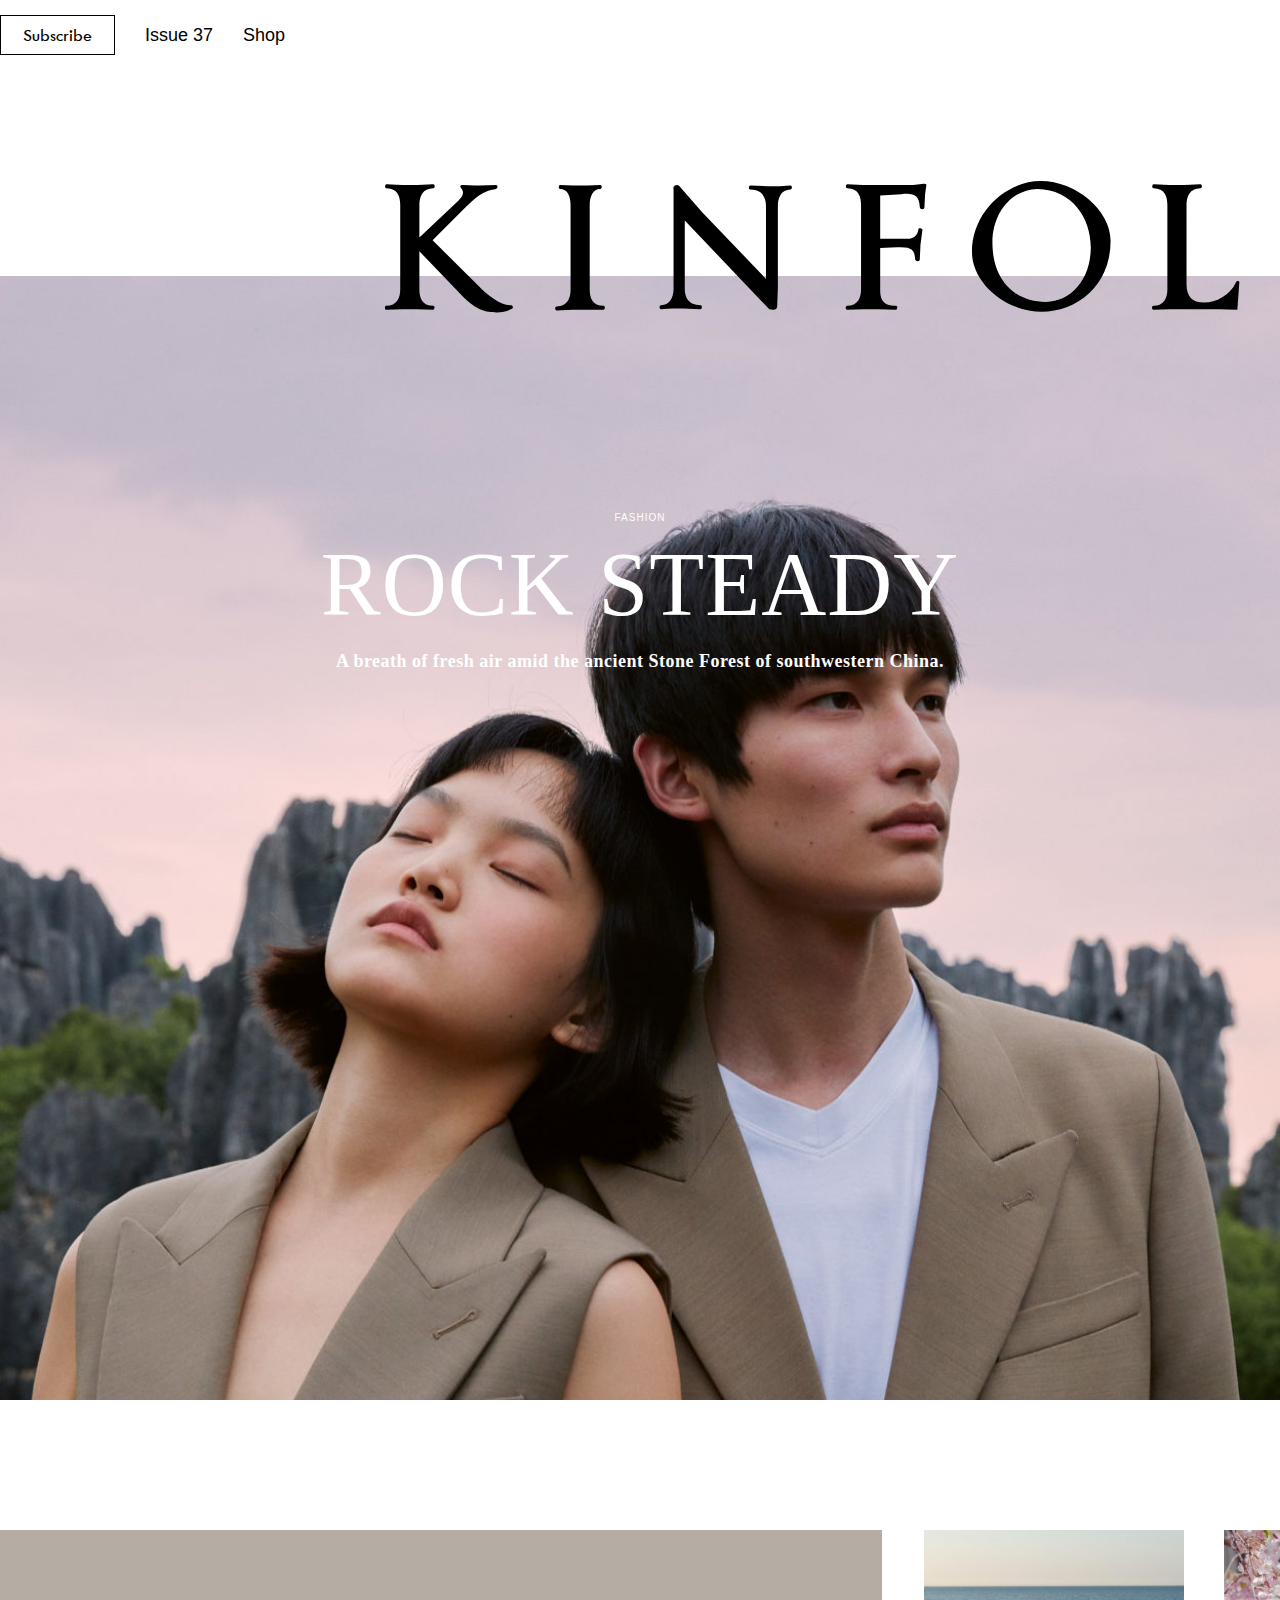
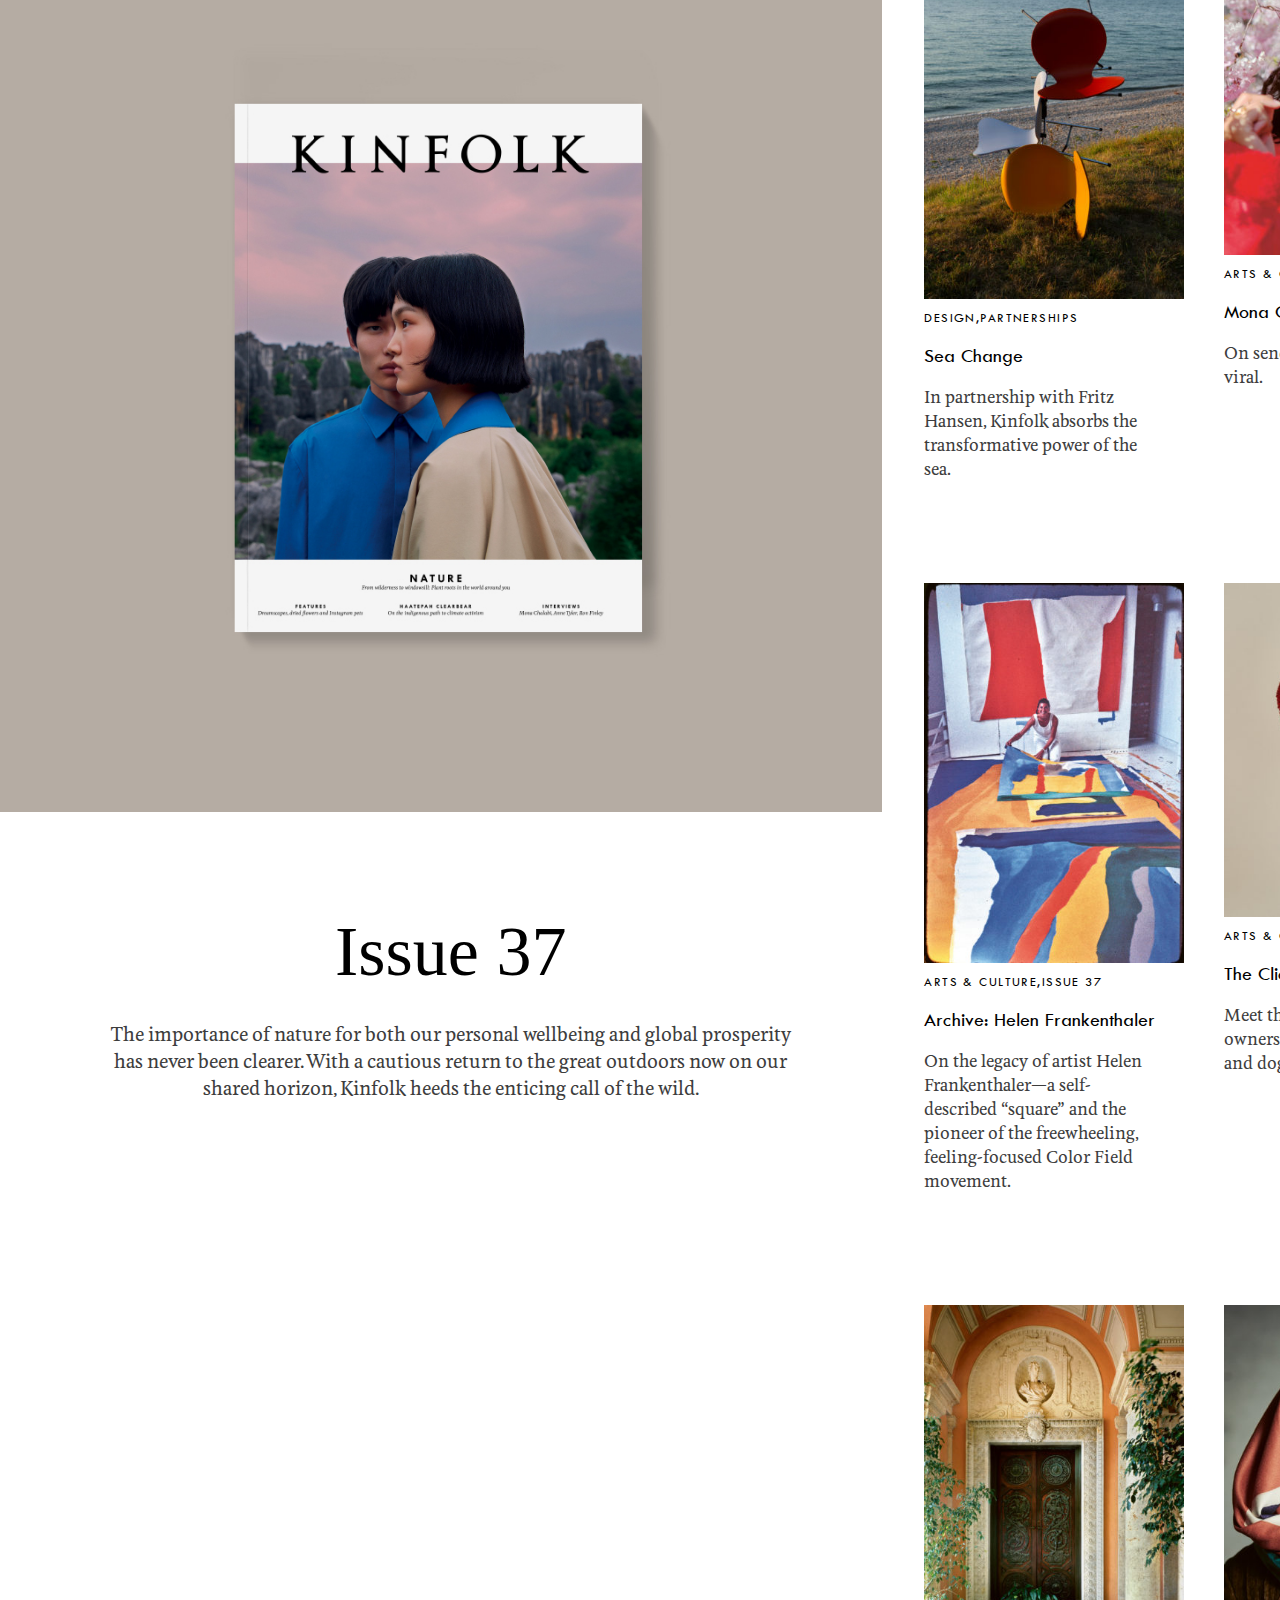
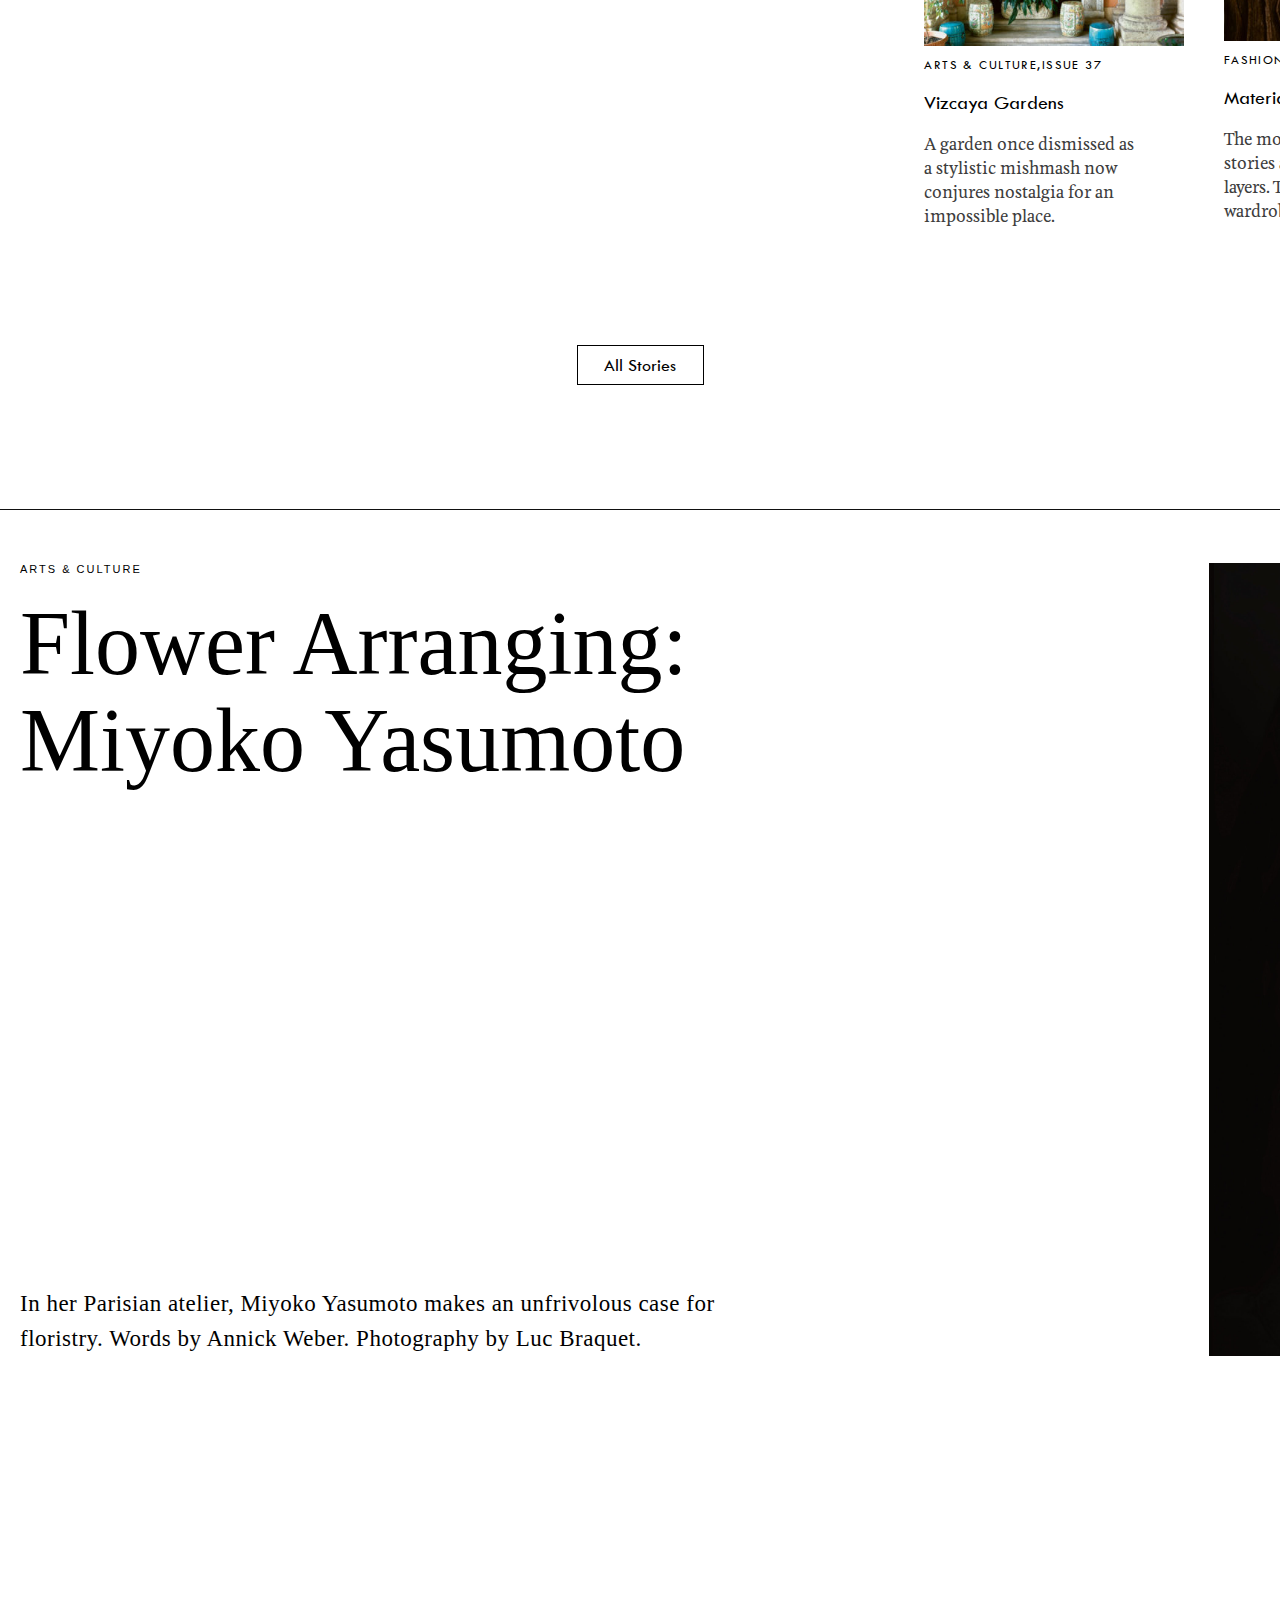
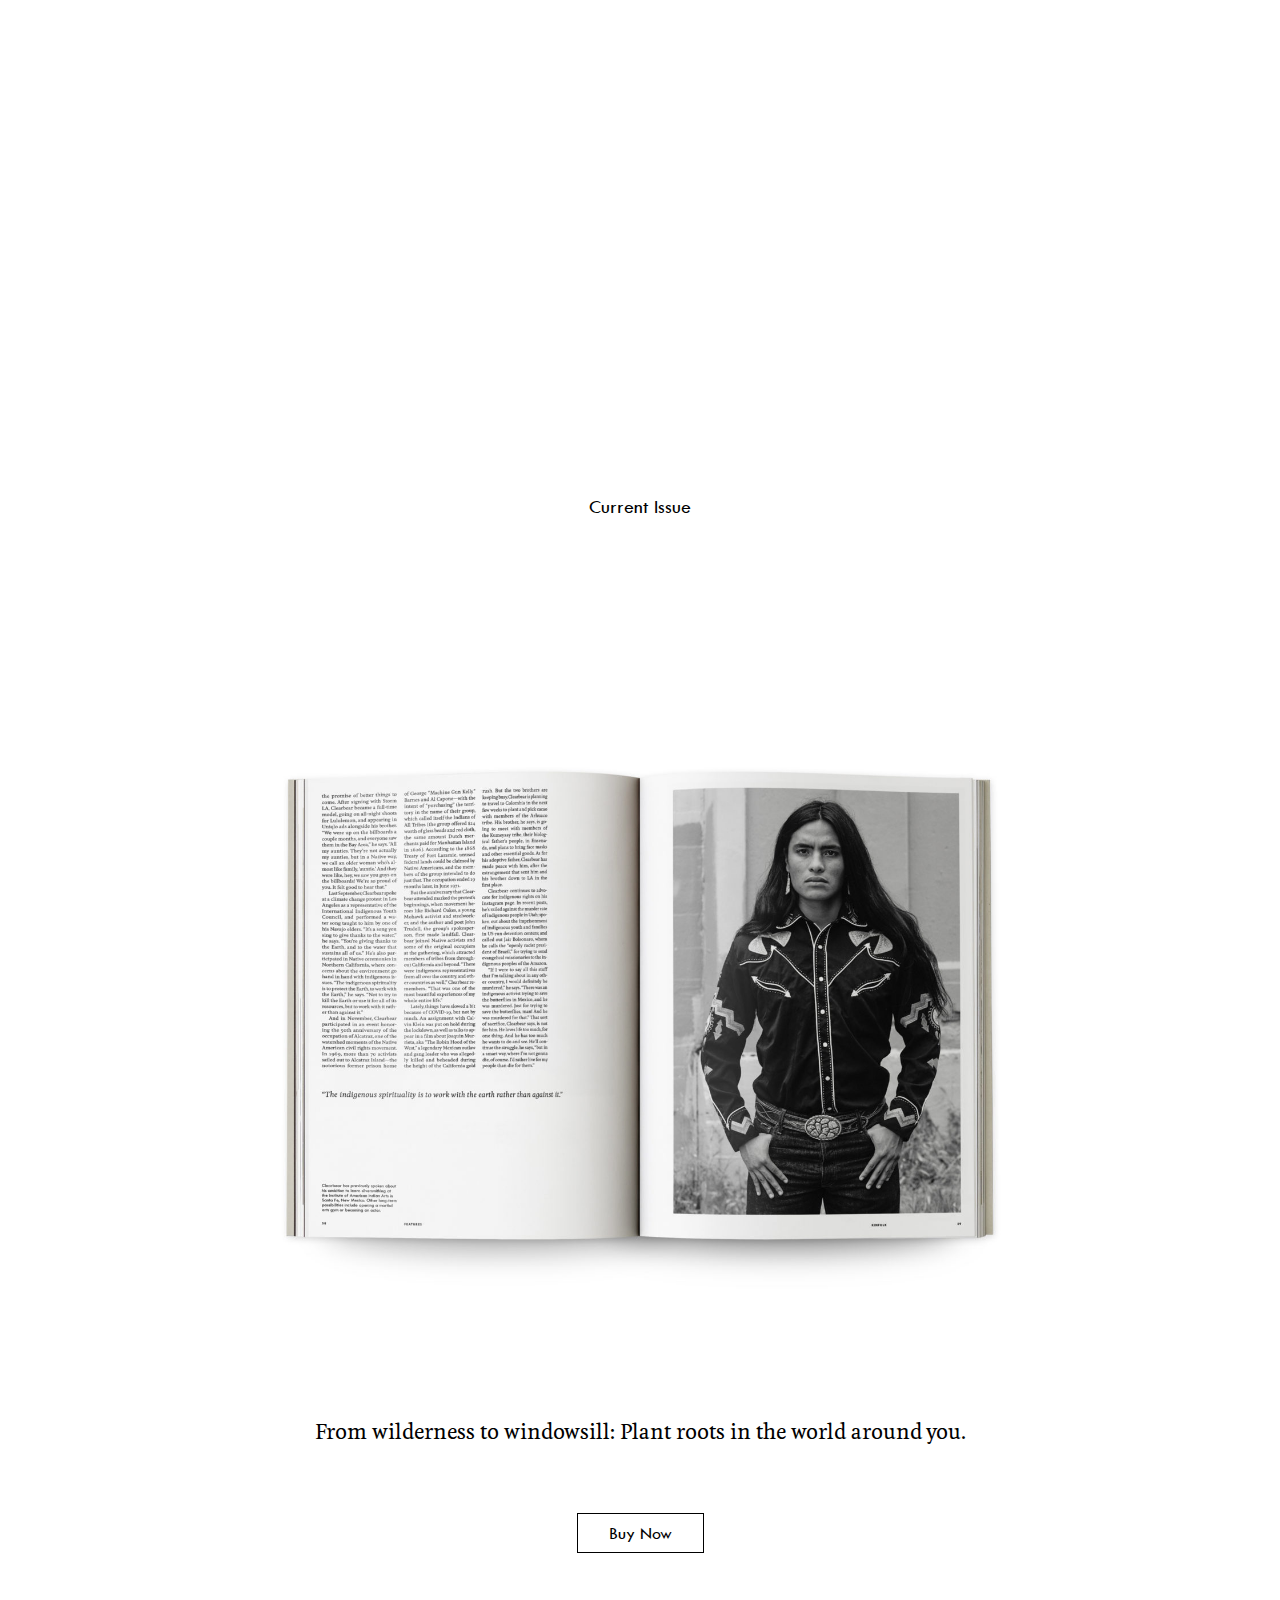
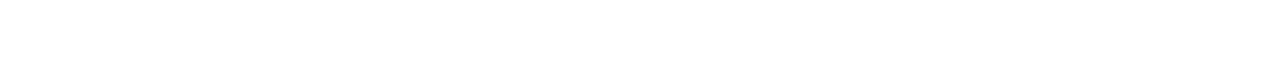
<file: index.html>
<html lang="en">
<head>
    <meta charset="UTF-8">
   <meta name="viewport" content="width=device-width, initial-scale=1.0">
   <meta name="description" content="With a cautious return to the great outdoors now on our shared horizon, Kinfolk heeds the enticing call of the wild.">
   <meta name="keywords" content="Magazine,Stories,Shop,About">
   <meta name="author" content="Kinfolk co.ltd">
    <title>Kinfolk_신지혜</title>
  
    <link rel="stylesheet" href="css/common.css">
    <link rel="stylesheet" href="css/index.css">
    
    
</head>
<body>
    <header>
      <section id="main_header">
          <div id="main_gnb_wrap">
            <div class="main_gnb">
                <ul>
                    <li><a href="" class="button">Subscribe</a></li>
                    <li><a href="">Issue 37</a></li>
                    <li><a href="">Shop</a></li>   
                </ul>
            </div>
            <div class="main_logo">
                <a href=""><img id="main_logo_img" src="img/logo.svg" class="marin_logo_po"></a>
            </div>
            <div class="main_menu_right">
                <a href=""><img src="img/serch.png"></a>
                <div class="gnb_burger">
                  <span></span>
                  <span></span>
                  <span></span>
                </div>
            </div>
        </div>
      </section> 
    </header>
    <main>
        <seciton id="hero">
            <span>FASHION</span>
            <h1>ROCK STEADY</h1>
            <h3>A breath of fresh air amid the ancient Stone Forest of southwestern China.</h3>
        </seciton>
        <section class="column_container">
          <div class="column_wrap">
            <div class="column_left"><img src="img/K37_Product_Cover_Thumb.jpg">
           <h2>Issue 37</h2>
           <p>The importance of nature for both our personal wellbeing and global prosperity has never been clearer. With a cautious return to the great outdoors now on our shared horizon, Kinfolk heeds the enticing call of the wild.</p></div>
            <div class="column_group">
              <ul>
                  <li>
                   <a href="">
                       <figure><img src="img/KinfolkFritzHansen_TherkildsenT_200815_2027_preview-350x497.jpg"></figure>
                      <h3>DESIGN,PARTNERSHIPS</h3>
                      <h2>Sea Change</h2>
                      <p>In partnership with Fritz Hansen, Kinfolk absorbs the transformative power of the sea.</p>
                  </a>
                 </li>
                 <li>
                  <a href="">
                      <figure><img src="img/Mona_Chalabi_01-350x438.jpg"></figure>
                     <h3>ARTS & CULTURE,ISSUE 37</h3>
                     <h2>Mona Chalabi</h2>
                     <p>On sending spreadsheets viral.</p>
                 </a>
                </li>
                <li>
                  <a href="">
                      <figure><img src="img/Ron_Finley_TheKinfolkGarden_01-350x478.jpg"></figure>
                     <h3>ARTS & CULTURE,ISSUE 37</h3>
                     <h2>Ron Finley</h2>
                     <p>An exclusive excerpt from our forthcoming book, <i>The Kinfolk Garden</i>.</p>
                 </a>
                </li>
                  
              </ul>
  
  
              <ul>
                  <li>
                   <a href="">
                       <figure><img src="img/Archive_HelenFrankenthaler_01-350x511.jpg"></figure>
                      <h3>ARTS & CULTURE,ISSUE 37</h3>
                      <h2>Archive: Helen Frankenthaler</h2>
                      <p>On the legacy of artist Helen Frankenthaler—a self-described “square” and the pioneer of the freewheeling, feeling-focused Color Field movement.</p>
                  </a>
                 </li>
                 <li>
                  <a href="">
                      <figure><img src="img/The_Click_Farm_01-350x450.jpg"></figure>
                     <h3>ARTS & CULTURE,FASHION,ISSUE 37</h3>
                     <h2>The Click Farm</h2>
                     <p>Meet the influencers, and owners, fighting like cats and dogs for your likes.</p>
                 </a>
                </li>
                <li>
                  <a href="">
                      <figure><img src="img/Haatepah_Clearbear_01-350x525.jpg"></figure>
                     <h3>ARTS & CULTURE,ISSUE 37</h3>
                     <h2>Haatepah Clearbear</h2>
                     <p>First, Haatepah Clearbear learned about his past. Now the young model is using that knowledge to advocate for Native American futures—and the planet.</p>
                 </a>
                </li>
                  
              </ul>
  
  
              <ul>
                  <li>
                   <a href="">
                       <figure><img src="img/Vizcaya_Gardens_02-350x459.jpg"></figure>
                      <h3>ARTS & CULTURE,ISSUE 37</h3>
                      <h2>Vizcaya Gardens</h2>
                      <p>A garden once dismissed as a stylistic mishmash now conjures nostalgia for an impossible place.</p>
                  </a>
                 </li>
                 <li>
                  <a href="">
                      <figure><img src="img/Material_Girl_01-350x452.jpg"></figure>
                     <h3>FASHION,ISSUE 37</h3>
                     <h2>Material Girl</h2>
                     <p>The most interesting people, stories and haircuts all have layers. This fall, so does your wardrobe.</p>
                 </a>
                </li>
                <li>
                  <a href="">
                      <figure><img src="img/Rendered_Impossible_04-350x222.jpg"></figure>
                     <h3>ARTS & CULTURE,ISSUE 37</h3>
                     <h2>Rendered Impossible</h2>
                     <p>Those who can only dream of the great outdoors may as well have some fun while doing it.</p>
                 </a>
                </li>
                  
              </ul>
  
            </div>
          </div>
          <div><a href="" class="button">All Stories</a></div>
        </section>
        <section class="about_people_container">
          <div class="about_people_wrap">
             <div class="about_people_text">
               <div><span>ARTS & CULTURE</span>
               <h1>Flower Arranging: <br>Miyoko Yasumoto</h1>
               </div>
               <div>
               <p>In her Parisian atelier, Miyoko Yasumoto makes an unfrivolous case for <br>floristry.  Words by Annick Weber.  Photography by Luc Braquet.</p>
               </div>
             </div>
             <div class="about_people_img">
                <figure><img src="img/FlowerArranging_MiyokoYasumoto_02-2000x2583.jpg"></figure>
             </div>
          </div>

        </section>
        <section class="Mitchell_container">
        </section>
        <seciton class="currentissue_container">
             <h2>Current Issue</h2>
             <!-- <div class="currentissue_magazine">
                 <ul>
                     <li class="magazine1"><a href=""><figure><img src="img/K37_SpreadSliders_2020_009-2048x1365.jpg"></figure></a></li>
                     <li class="magazine2"><a href=""><figure><img src="img/K37_SpreadSliders_2020_001-2048x1365.jpg"></figure></a></li>
                     <li class="magazine3"><a href=""><figure><img src="img/K37_SpreadSliders_2020_002-2048x1365.jpg"></figure></a></li>
                 </ul>
             </div> -->

             <div class="currentissue_magazine">
                <div class="slider">
                    <div class="slider_con"><a href=""><img src="img/K37_SpreadSliders_2020_009-2048x1365.jpg"></a></div>
                    <div class="slider_con"><a href=""><img src="img/K37_SpreadSliders_2020_001-2048x1365.jpg"></a></div>
                    <div class="slider_con"><a href=""><img src="img/K37_SpreadSliders_2020_002-2048x1365.jpg"></a></div>
                    <!-- <div class="slider_con"><a href=""><img src="img/K37_SpreadSliders_2020_003-2048x1365.jpg"></a></div>
                    <div class="slider_con"><a href=""><img src="img/K37_SpreadSliders_2020_004-2048x1365.jpg"></a></div> -->
                </div>
            </div>

            
            <p>From wilderness to windowsill: Plant roots in the world around you.</p>
            <a href="" class="button">Buy Now</a>
        </seciton>
        <seciton class="hwa">

        </seciton>
    </main>
    <footer>

    </footer>
   
    <script>
        
        window.onscroll = function() {scrollFunction()};
        
        function scrollFunction() {
          if (document.body.scrollTop > 50 || document.documentElement.scrollTop > 50) {
            document.getElementById("main_logo_img").className = "marin_logo_po2";
          } else {
            document.getElementById("main_logo_img").className = "marin_logo_po";
          };
            
        
            
            if (document.body.scrollTop > 50 || document.documentElement.scrollTop > 50) {
            document.getElementById("main_header").style.height = "70px";
          } else {
            document.getElementById("main_header").style.height = "276px";
          }
            
               if (document.body.scrollTop > 50 || document.documentElement.scrollTop > 50) {
            document.getElementById("main_logo_img").style.paddingTop = "0px";
          } else {
            document.getElementById("main_logo_img").style.paddingTop = "430px";
          }
            
            
            
            
            
        }
            
            
            
        </script>


</body>

</html>
</file>
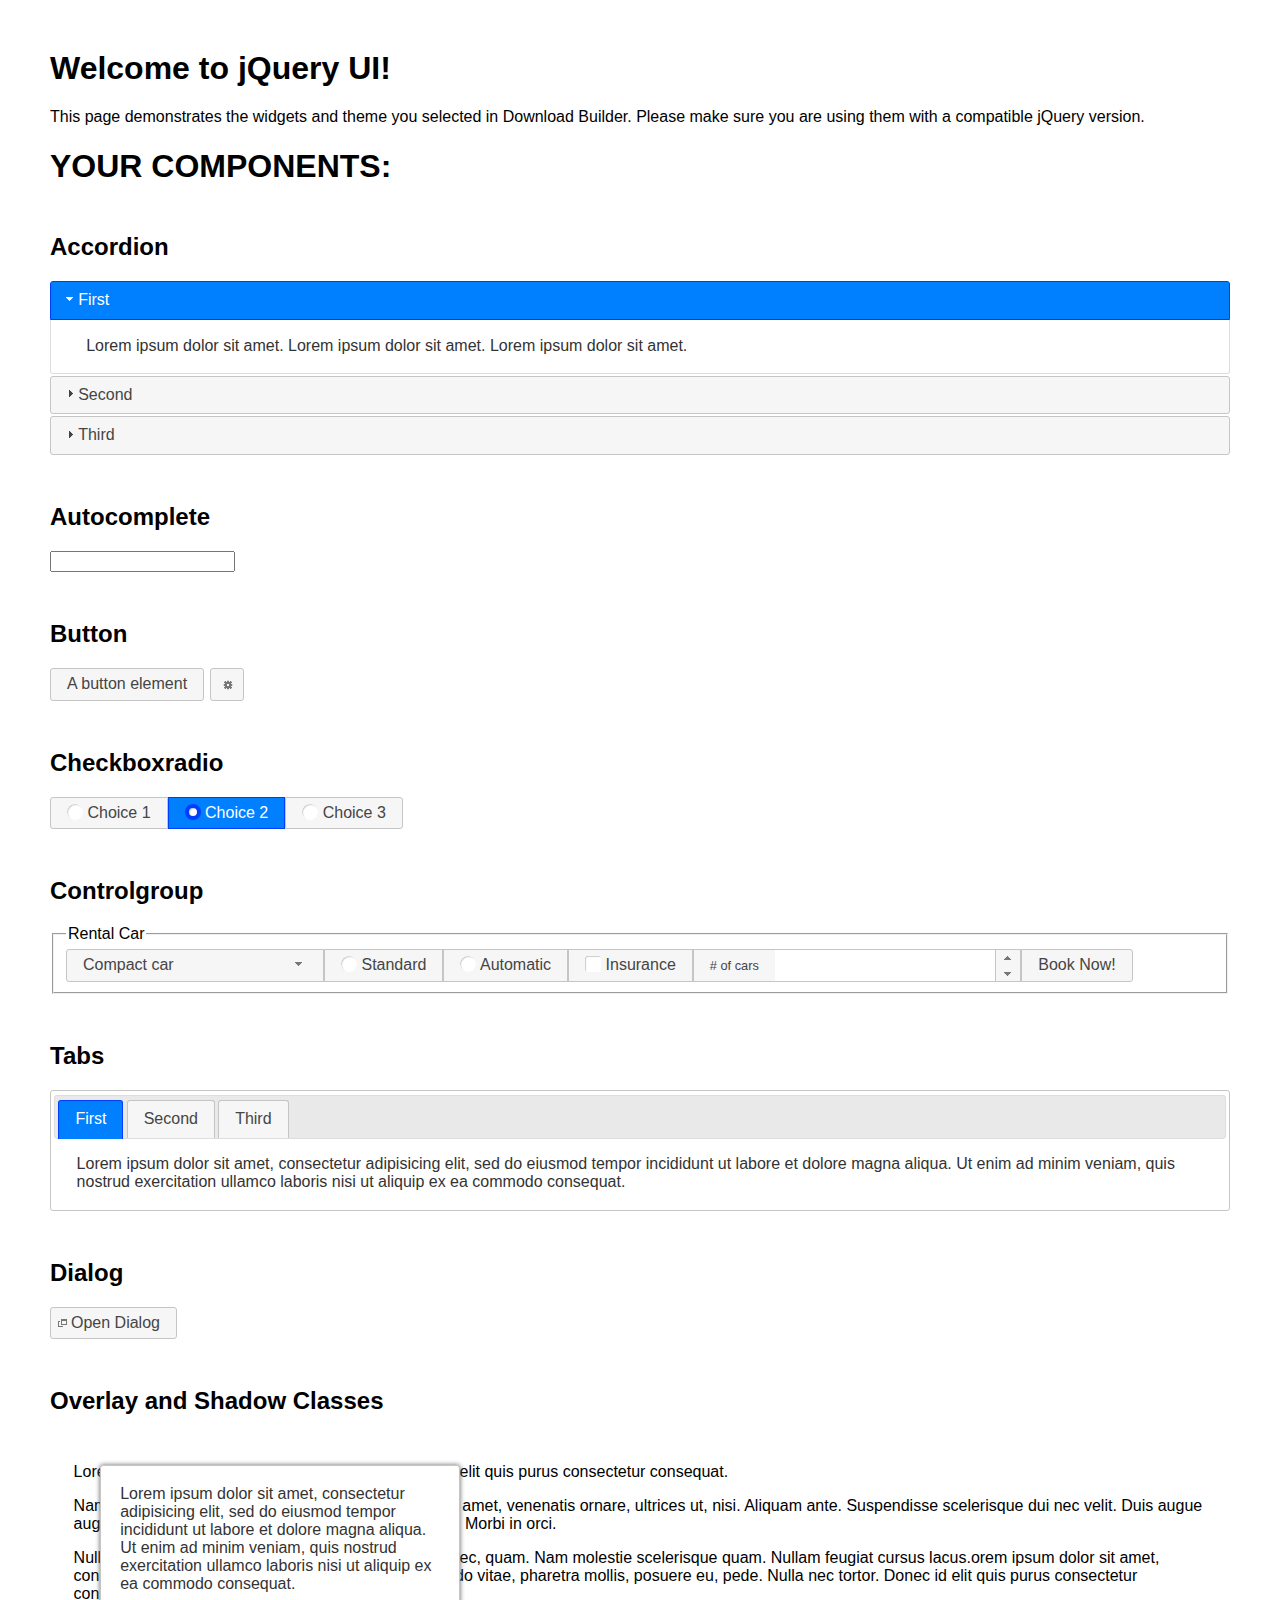
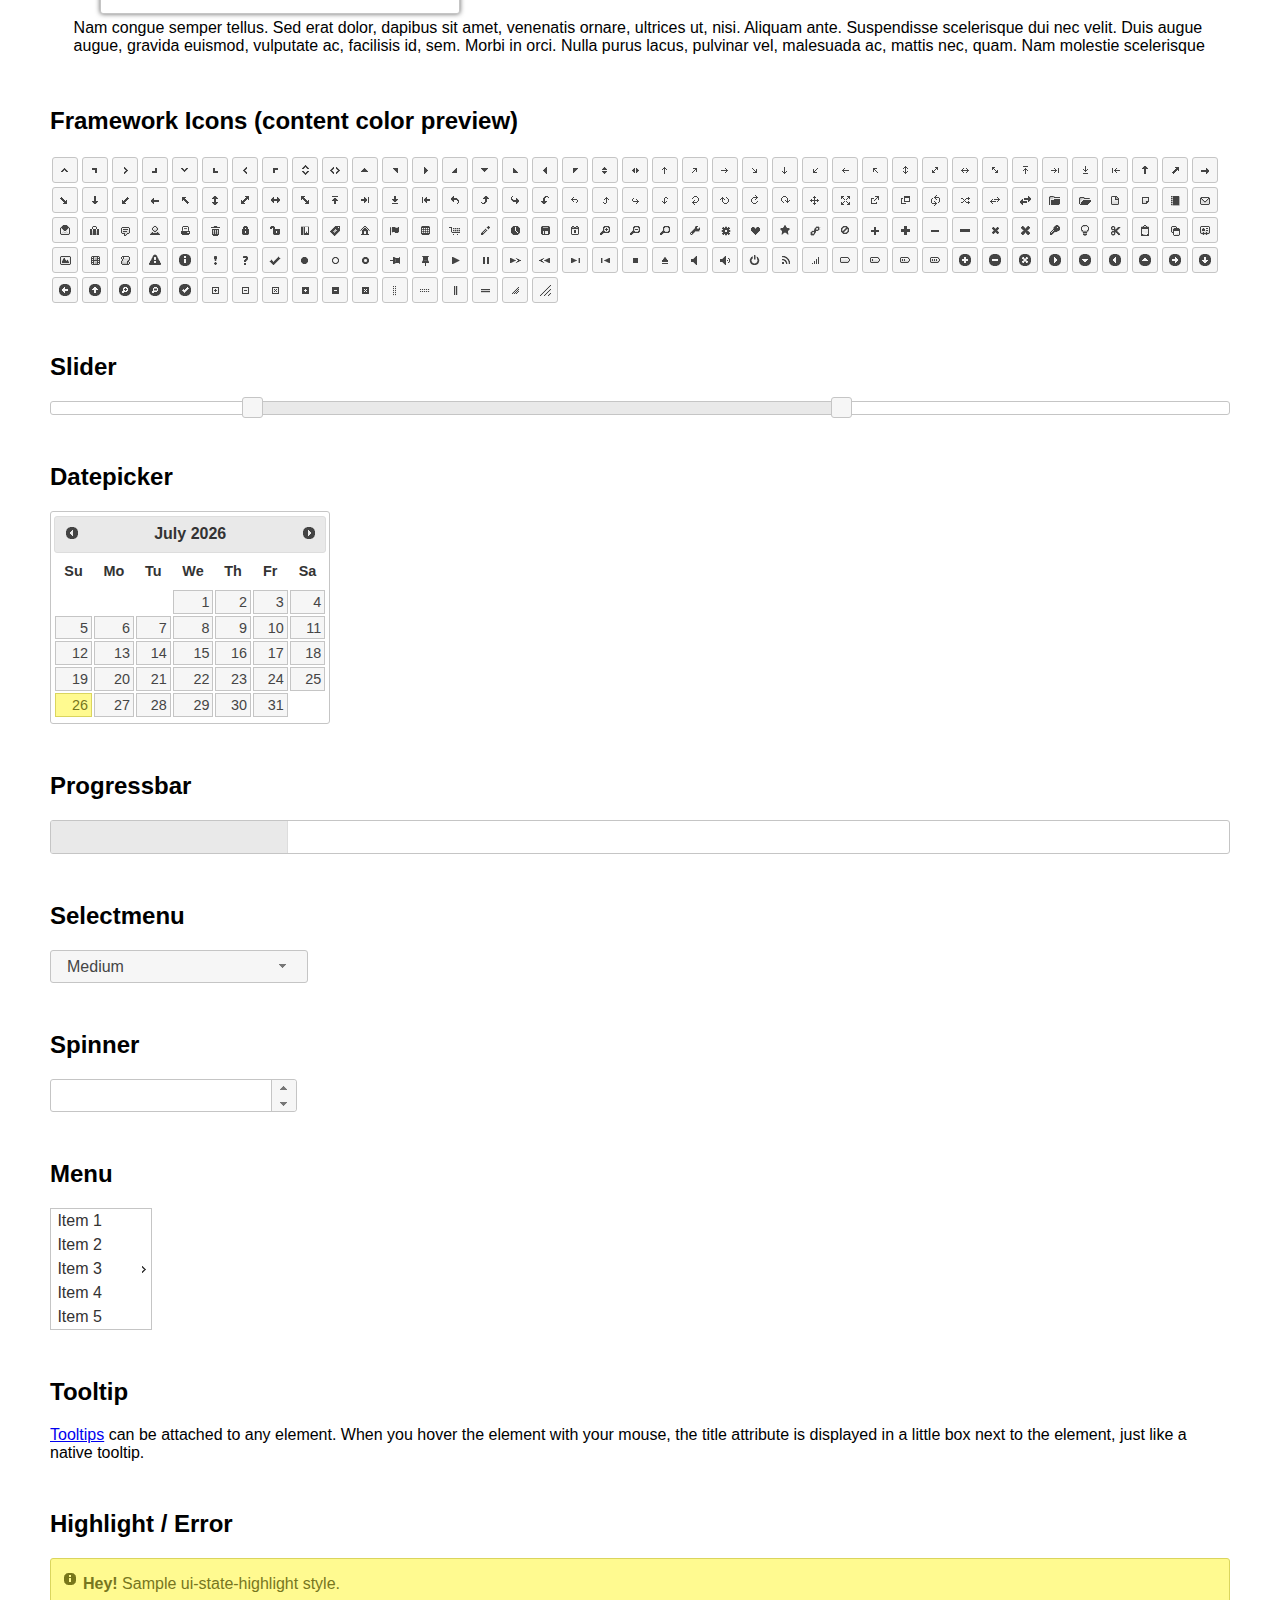
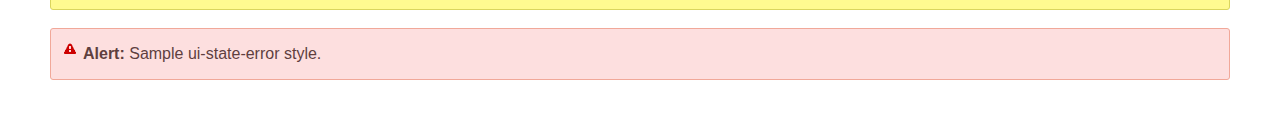
<file: js/index.html>
<!doctype html>
<html lang="us">
<head>
	<meta charset="utf-8">
	<title>jQuery UI Example Page</title>
	<link href="jquery-ui.css" rel="stylesheet">
	<style>
	body{
		font-family: "Trebuchet MS", sans-serif;
		margin: 50px;
	}
	.demoHeaders {
		margin-top: 2em;
	}
	#dialog-link {
		padding: .4em 1em .4em 20px;
		text-decoration: none;
		position: relative;
	}
	#dialog-link span.ui-icon {
		margin: 0 5px 0 0;
		position: absolute;
		left: .2em;
		top: 50%;
		margin-top: -8px;
	}
	#icons {
		margin: 0;
		padding: 0;
	}
	#icons li {
		margin: 2px;
		position: relative;
		padding: 4px 0;
		cursor: pointer;
		float: left;
		list-style: none;
	}
	#icons span.ui-icon {
		float: left;
		margin: 0 4px;
	}
	.fakewindowcontain .ui-widget-overlay {
		position: absolute;
	}
	select {
		width: 200px;
	}
	</style>
</head>
<body>

<h1>Welcome to jQuery UI!</h1>

<div class="ui-widget">
	<p>This page demonstrates the widgets and theme you selected in Download Builder. Please make sure you are using them with a compatible jQuery version.</p>
</div>

<h1>YOUR COMPONENTS:</h1>


<!-- Accordion -->
<h2 class="demoHeaders">Accordion</h2>
<div id="accordion">
	<h3>First</h3>
	<div>Lorem ipsum dolor sit amet. Lorem ipsum dolor sit amet. Lorem ipsum dolor sit amet.</div>
	<h3>Second</h3>
	<div>Phasellus mattis tincidunt nibh.</div>
	<h3>Third</h3>
	<div>Nam dui erat, auctor a, dignissim quis.</div>
</div>



<!-- Autocomplete -->
<h2 class="demoHeaders">Autocomplete</h2>
<div>
	<input id="autocomplete" title="type &quot;a&quot;">
</div>



<!-- Button -->
<h2 class="demoHeaders">Button</h2>
<button id="button">A button element</button>
<button id="button-icon">An icon-only button</button>



<!-- Checkboxradio -->
<h2 class="demoHeaders">Checkboxradio</h2>
<form style="margin-top: 1em;">
	<div id="radioset">
		<input type="radio" id="radio1" name="radio"><label for="radio1">Choice 1</label>
		<input type="radio" id="radio2" name="radio" checked="checked"><label for="radio2">Choice 2</label>
		<input type="radio" id="radio3" name="radio"><label for="radio3">Choice 3</label>
	</div>
</form>



<!-- Controlgroup -->
<h2 class="demoHeaders">Controlgroup</h2>
<fieldset>
	<legend>Rental Car</legend>
	<div id="controlgroup">
		<select id="car-type">
			<option>Compact car</option>
			<option>Midsize car</option>
			<option>Full size car</option>
			<option>SUV</option>
			<option>Luxury</option>
			<option>Truck</option>
			<option>Van</option>
		</select>
		<label for="transmission-standard">Standard</label>
		<input type="radio" name="transmission" id="transmission-standard">
		<label for="transmission-automatic">Automatic</label>
		<input type="radio" name="transmission" id="transmission-automatic">
		<label for="insurance">Insurance</label>
		<input type="checkbox" name="insurance" id="insurance">
		<label for="horizontal-spinner" class="ui-controlgroup-label"># of cars</label>
		<input id="horizontal-spinner" class="ui-spinner-input">
		<button>Book Now!</button>
	</div>
</fieldset>



<!-- Tabs -->
<h2 class="demoHeaders">Tabs</h2>
<div id="tabs">
	<ul>
		<li><a href="#tabs-1">First</a></li>
		<li><a href="#tabs-2">Second</a></li>
		<li><a href="#tabs-3">Third</a></li>
	</ul>
	<div id="tabs-1">Lorem ipsum dolor sit amet, consectetur adipisicing elit, sed do eiusmod tempor incididunt ut labore et dolore magna aliqua. Ut enim ad minim veniam, quis nostrud exercitation ullamco laboris nisi ut aliquip ex ea commodo consequat.</div>
	<div id="tabs-2">Phasellus mattis tincidunt nibh. Cras orci urna, blandit id, pretium vel, aliquet ornare, felis. Maecenas scelerisque sem non nisl. Fusce sed lorem in enim dictum bibendum.</div>
	<div id="tabs-3">Nam dui erat, auctor a, dignissim quis, sollicitudin eu, felis. Pellentesque nisi urna, interdum eget, sagittis et, consequat vestibulum, lacus. Mauris porttitor ullamcorper augue.</div>
</div>



<h2 class="demoHeaders">Dialog</h2>
<p>
	<button id="dialog-link" class="ui-button ui-corner-all ui-widget">
		<span class="ui-icon ui-icon-newwin"></span>Open Dialog
	</button>
</p>

<h2 class="demoHeaders">Overlay and Shadow Classes</h2>
<div style="position: relative; width: 96%; height: 200px; padding:1% 2%; overflow:hidden;" class="fakewindowcontain">
	<p>Lorem ipsum dolor sit amet,  Nulla nec tortor. Donec id elit quis purus consectetur consequat. </p><p>Nam congue semper tellus. Sed erat dolor, dapibus sit amet, venenatis ornare, ultrices ut, nisi. Aliquam ante. Suspendisse scelerisque dui nec velit. Duis augue augue, gravida euismod, vulputate ac, facilisis id, sem. Morbi in orci. </p><p>Nulla purus lacus, pulvinar vel, malesuada ac, mattis nec, quam. Nam molestie scelerisque quam. Nullam feugiat cursus lacus.orem ipsum dolor sit amet, consectetur adipiscing elit. Donec libero risus, commodo vitae, pharetra mollis, posuere eu, pede. Nulla nec tortor. Donec id elit quis purus consectetur consequat. </p><p>Nam congue semper tellus. Sed erat dolor, dapibus sit amet, venenatis ornare, ultrices ut, nisi. Aliquam ante. Suspendisse scelerisque dui nec velit. Duis augue augue, gravida euismod, vulputate ac, facilisis id, sem. Morbi in orci. Nulla purus lacus, pulvinar vel, malesuada ac, mattis nec, quam. Nam molestie scelerisque quam. </p><p>Nullam feugiat cursus lacus.orem ipsum dolor sit amet, consectetur adipiscing elit. Donec libero risus, commodo vitae, pharetra mollis, posuere eu, pede. Nulla nec tortor. Donec id elit quis purus consectetur consequat. Nam congue semper tellus. Sed erat dolor, dapibus sit amet, venenatis ornare, ultrices ut, nisi. Aliquam ante. </p><p>Suspendisse scelerisque dui nec velit. Duis augue augue, gravida euismod, vulputate ac, facilisis id, sem. Morbi in orci. Nulla purus lacus, pulvinar vel, malesuada ac, mattis nec, quam. Nam molestie scelerisque quam. Nullam feugiat cursus lacus.orem ipsum dolor sit amet, consectetur adipiscing elit. Donec libero risus, commodo vitae, pharetra mollis, posuere eu, pede. Nulla nec tortor. Donec id elit quis purus consectetur consequat. Nam congue semper tellus. Sed erat dolor, dapibus sit amet, venenatis ornare, ultrices ut, nisi. </p>

	<!-- ui-dialog -->
	<div class="ui-widget-overlay ui-front"></div>
	<div style="position: absolute; width: 320px; left: 50px; top: 30px; padding: 1.2em" class="ui-widget ui-front ui-widget-content ui-corner-all ui-widget-shadow">
		Lorem ipsum dolor sit amet, consectetur adipisicing elit, sed do eiusmod tempor incididunt ut labore et dolore magna aliqua. Ut enim ad minim veniam, quis nostrud exercitation ullamco laboris nisi ut aliquip ex ea commodo consequat.
	</div>

</div>

<!-- ui-dialog -->
<div id="dialog" title="Dialog Title">
	<p>Lorem ipsum dolor sit amet, consectetur adipisicing elit, sed do eiusmod tempor incididunt ut labore et dolore magna aliqua. Ut enim ad minim veniam, quis nostrud exercitation ullamco laboris nisi ut aliquip ex ea commodo consequat.</p>
</div>



<h2 class="demoHeaders">Framework Icons (content color preview)</h2>
<ul id="icons" class="ui-widget ui-helper-clearfix">
	<li class="ui-state-default ui-corner-all" title=".ui-icon-caret-1-n"><span class="ui-icon ui-icon-caret-1-n"></span></li>
	<li class="ui-state-default ui-corner-all" title=".ui-icon-caret-1-ne"><span class="ui-icon ui-icon-caret-1-ne"></span></li>
	<li class="ui-state-default ui-corner-all" title=".ui-icon-caret-1-e"><span class="ui-icon ui-icon-caret-1-e"></span></li>
	<li class="ui-state-default ui-corner-all" title=".ui-icon-caret-1-se"><span class="ui-icon ui-icon-caret-1-se"></span></li>
	<li class="ui-state-default ui-corner-all" title=".ui-icon-caret-1-s"><span class="ui-icon ui-icon-caret-1-s"></span></li>
	<li class="ui-state-default ui-corner-all" title=".ui-icon-caret-1-sw"><span class="ui-icon ui-icon-caret-1-sw"></span></li>
	<li class="ui-state-default ui-corner-all" title=".ui-icon-caret-1-w"><span class="ui-icon ui-icon-caret-1-w"></span></li>
	<li class="ui-state-default ui-corner-all" title=".ui-icon-caret-1-nw"><span class="ui-icon ui-icon-caret-1-nw"></span></li>
	<li class="ui-state-default ui-corner-all" title=".ui-icon-caret-2-n-s"><span class="ui-icon ui-icon-caret-2-n-s"></span></li>
	<li class="ui-state-default ui-corner-all" title=".ui-icon-caret-2-e-w"><span class="ui-icon ui-icon-caret-2-e-w"></span></li>
	<li class="ui-state-default ui-corner-all" title=".ui-icon-triangle-1-n"><span class="ui-icon ui-icon-triangle-1-n"></span></li>
	<li class="ui-state-default ui-corner-all" title=".ui-icon-triangle-1-ne"><span class="ui-icon ui-icon-triangle-1-ne"></span></li>
	<li class="ui-state-default ui-corner-all" title=".ui-icon-triangle-1-e"><span class="ui-icon ui-icon-triangle-1-e"></span></li>
	<li class="ui-state-default ui-corner-all" title=".ui-icon-triangle-1-se"><span class="ui-icon ui-icon-triangle-1-se"></span></li>
	<li class="ui-state-default ui-corner-all" title=".ui-icon-triangle-1-s"><span class="ui-icon ui-icon-triangle-1-s"></span></li>
	<li class="ui-state-default ui-corner-all" title=".ui-icon-triangle-1-sw"><span class="ui-icon ui-icon-triangle-1-sw"></span></li>
	<li class="ui-state-default ui-corner-all" title=".ui-icon-triangle-1-w"><span class="ui-icon ui-icon-triangle-1-w"></span></li>
	<li class="ui-state-default ui-corner-all" title=".ui-icon-triangle-1-nw"><span class="ui-icon ui-icon-triangle-1-nw"></span></li>
	<li class="ui-state-default ui-corner-all" title=".ui-icon-triangle-2-n-s"><span class="ui-icon ui-icon-triangle-2-n-s"></span></li>
	<li class="ui-state-default ui-corner-all" title=".ui-icon-triangle-2-e-w"><span class="ui-icon ui-icon-triangle-2-e-w"></span></li>
	<li class="ui-state-default ui-corner-all" title=".ui-icon-arrow-1-n"><span class="ui-icon ui-icon-arrow-1-n"></span></li>
	<li class="ui-state-default ui-corner-all" title=".ui-icon-arrow-1-ne"><span class="ui-icon ui-icon-arrow-1-ne"></span></li>
	<li class="ui-state-default ui-corner-all" title=".ui-icon-arrow-1-e"><span class="ui-icon ui-icon-arrow-1-e"></span></li>
	<li class="ui-state-default ui-corner-all" title=".ui-icon-arrow-1-se"><span class="ui-icon ui-icon-arrow-1-se"></span></li>
	<li class="ui-state-default ui-corner-all" title=".ui-icon-arrow-1-s"><span class="ui-icon ui-icon-arrow-1-s"></span></li>
	<li class="ui-state-default ui-corner-all" title=".ui-icon-arrow-1-sw"><span class="ui-icon ui-icon-arrow-1-sw"></span></li>
	<li class="ui-state-default ui-corner-all" title=".ui-icon-arrow-1-w"><span class="ui-icon ui-icon-arrow-1-w"></span></li>
	<li class="ui-state-default ui-corner-all" title=".ui-icon-arrow-1-nw"><span class="ui-icon ui-icon-arrow-1-nw"></span></li>
	<li class="ui-state-default ui-corner-all" title=".ui-icon-arrow-2-n-s"><span class="ui-icon ui-icon-arrow-2-n-s"></span></li>
	<li class="ui-state-default ui-corner-all" title=".ui-icon-arrow-2-ne-sw"><span class="ui-icon ui-icon-arrow-2-ne-sw"></span></li>
	<li class="ui-state-default ui-corner-all" title=".ui-icon-arrow-2-e-w"><span class="ui-icon ui-icon-arrow-2-e-w"></span></li>
	<li class="ui-state-default ui-corner-all" title=".ui-icon-arrow-2-se-nw"><span class="ui-icon ui-icon-arrow-2-se-nw"></span></li>
	<li class="ui-state-default ui-corner-all" title=".ui-icon-arrowstop-1-n"><span class="ui-icon ui-icon-arrowstop-1-n"></span></li>
	<li class="ui-state-default ui-corner-all" title=".ui-icon-arrowstop-1-e"><span class="ui-icon ui-icon-arrowstop-1-e"></span></li>
	<li class="ui-state-default ui-corner-all" title=".ui-icon-arrowstop-1-s"><span class="ui-icon ui-icon-arrowstop-1-s"></span></li>
	<li class="ui-state-default ui-corner-all" title=".ui-icon-arrowstop-1-w"><span class="ui-icon ui-icon-arrowstop-1-w"></span></li>
	<li class="ui-state-default ui-corner-all" title=".ui-icon-arrowthick-1-n"><span class="ui-icon ui-icon-arrowthick-1-n"></span></li>
	<li class="ui-state-default ui-corner-all" title=".ui-icon-arrowthick-1-ne"><span class="ui-icon ui-icon-arrowthick-1-ne"></span></li>
	<li class="ui-state-default ui-corner-all" title=".ui-icon-arrowthick-1-e"><span class="ui-icon ui-icon-arrowthick-1-e"></span></li>
	<li class="ui-state-default ui-corner-all" title=".ui-icon-arrowthick-1-se"><span class="ui-icon ui-icon-arrowthick-1-se"></span></li>
	<li class="ui-state-default ui-corner-all" title=".ui-icon-arrowthick-1-s"><span class="ui-icon ui-icon-arrowthick-1-s"></span></li>
	<li class="ui-state-default ui-corner-all" title=".ui-icon-arrowthick-1-sw"><span class="ui-icon ui-icon-arrowthick-1-sw"></span></li>
	<li class="ui-state-default ui-corner-all" title=".ui-icon-arrowthick-1-w"><span class="ui-icon ui-icon-arrowthick-1-w"></span></li>
	<li class="ui-state-default ui-corner-all" title=".ui-icon-arrowthick-1-nw"><span class="ui-icon ui-icon-arrowthick-1-nw"></span></li>
	<li class="ui-state-default ui-corner-all" title=".ui-icon-arrowthick-2-n-s"><span class="ui-icon ui-icon-arrowthick-2-n-s"></span></li>
	<li class="ui-state-default ui-corner-all" title=".ui-icon-arrowthick-2-ne-sw"><span class="ui-icon ui-icon-arrowthick-2-ne-sw"></span></li>
	<li class="ui-state-default ui-corner-all" title=".ui-icon-arrowthick-2-e-w"><span class="ui-icon ui-icon-arrowthick-2-e-w"></span></li>
	<li class="ui-state-default ui-corner-all" title=".ui-icon-arrowthick-2-se-nw"><span class="ui-icon ui-icon-arrowthick-2-se-nw"></span></li>
	<li class="ui-state-default ui-corner-all" title=".ui-icon-arrowthickstop-1-n"><span class="ui-icon ui-icon-arrowthickstop-1-n"></span></li>
	<li class="ui-state-default ui-corner-all" title=".ui-icon-arrowthickstop-1-e"><span class="ui-icon ui-icon-arrowthickstop-1-e"></span></li>
	<li class="ui-state-default ui-corner-all" title=".ui-icon-arrowthickstop-1-s"><span class="ui-icon ui-icon-arrowthickstop-1-s"></span></li>
	<li class="ui-state-default ui-corner-all" title=".ui-icon-arrowthickstop-1-w"><span class="ui-icon ui-icon-arrowthickstop-1-w"></span></li>
	<li class="ui-state-default ui-corner-all" title=".ui-icon-arrowreturnthick-1-w"><span class="ui-icon ui-icon-arrowreturnthick-1-w"></span></li>
	<li class="ui-state-default ui-corner-all" title=".ui-icon-arrowreturnthick-1-n"><span class="ui-icon ui-icon-arrowreturnthick-1-n"></span></li>
	<li class="ui-state-default ui-corner-all" title=".ui-icon-arrowreturnthick-1-e"><span class="ui-icon ui-icon-arrowreturnthick-1-e"></span></li>
	<li class="ui-state-default ui-corner-all" title=".ui-icon-arrowreturnthick-1-s"><span class="ui-icon ui-icon-arrowreturnthick-1-s"></span></li>
	<li class="ui-state-default ui-corner-all" title=".ui-icon-arrowreturn-1-w"><span class="ui-icon ui-icon-arrowreturn-1-w"></span></li>
	<li class="ui-state-default ui-corner-all" title=".ui-icon-arrowreturn-1-n"><span class="ui-icon ui-icon-arrowreturn-1-n"></span></li>
	<li class="ui-state-default ui-corner-all" title=".ui-icon-arrowreturn-1-e"><span class="ui-icon ui-icon-arrowreturn-1-e"></span></li>
	<li class="ui-state-default ui-corner-all" title=".ui-icon-arrowreturn-1-s"><span class="ui-icon ui-icon-arrowreturn-1-s"></span></li>
	<li class="ui-state-default ui-corner-all" title=".ui-icon-arrowrefresh-1-w"><span class="ui-icon ui-icon-arrowrefresh-1-w"></span></li>
	<li class="ui-state-default ui-corner-all" title=".ui-icon-arrowrefresh-1-n"><span class="ui-icon ui-icon-arrowrefresh-1-n"></span></li>
	<li class="ui-state-default ui-corner-all" title=".ui-icon-arrowrefresh-1-e"><span class="ui-icon ui-icon-arrowrefresh-1-e"></span></li>
	<li class="ui-state-default ui-corner-all" title=".ui-icon-arrowrefresh-1-s"><span class="ui-icon ui-icon-arrowrefresh-1-s"></span></li>
	<li class="ui-state-default ui-corner-all" title=".ui-icon-arrow-4"><span class="ui-icon ui-icon-arrow-4"></span></li>
	<li class="ui-state-default ui-corner-all" title=".ui-icon-arrow-4-diag"><span class="ui-icon ui-icon-arrow-4-diag"></span></li>
	<li class="ui-state-default ui-corner-all" title=".ui-icon-extlink"><span class="ui-icon ui-icon-extlink"></span></li>
	<li class="ui-state-default ui-corner-all" title=".ui-icon-newwin"><span class="ui-icon ui-icon-newwin"></span></li>
	<li class="ui-state-default ui-corner-all" title=".ui-icon-refresh"><span class="ui-icon ui-icon-refresh"></span></li>
	<li class="ui-state-default ui-corner-all" title=".ui-icon-shuffle"><span class="ui-icon ui-icon-shuffle"></span></li>
	<li class="ui-state-default ui-corner-all" title=".ui-icon-transfer-e-w"><span class="ui-icon ui-icon-transfer-e-w"></span></li>
	<li class="ui-state-default ui-corner-all" title=".ui-icon-transferthick-e-w"><span class="ui-icon ui-icon-transferthick-e-w"></span></li>
	<li class="ui-state-default ui-corner-all" title=".ui-icon-folder-collapsed"><span class="ui-icon ui-icon-folder-collapsed"></span></li>
	<li class="ui-state-default ui-corner-all" title=".ui-icon-folder-open"><span class="ui-icon ui-icon-folder-open"></span></li>
	<li class="ui-state-default ui-corner-all" title=".ui-icon-document"><span class="ui-icon ui-icon-document"></span></li>
	<li class="ui-state-default ui-corner-all" title=".ui-icon-document-b"><span class="ui-icon ui-icon-document-b"></span></li>
	<li class="ui-state-default ui-corner-all" title=".ui-icon-note"><span class="ui-icon ui-icon-note"></span></li>
	<li class="ui-state-default ui-corner-all" title=".ui-icon-mail-closed"><span class="ui-icon ui-icon-mail-closed"></span></li>
	<li class="ui-state-default ui-corner-all" title=".ui-icon-mail-open"><span class="ui-icon ui-icon-mail-open"></span></li>
	<li class="ui-state-default ui-corner-all" title=".ui-icon-suitcase"><span class="ui-icon ui-icon-suitcase"></span></li>
	<li class="ui-state-default ui-corner-all" title=".ui-icon-comment"><span class="ui-icon ui-icon-comment"></span></li>
	<li class="ui-state-default ui-corner-all" title=".ui-icon-person"><span class="ui-icon ui-icon-person"></span></li>
	<li class="ui-state-default ui-corner-all" title=".ui-icon-print"><span class="ui-icon ui-icon-print"></span></li>
	<li class="ui-state-default ui-corner-all" title=".ui-icon-trash"><span class="ui-icon ui-icon-trash"></span></li>
	<li class="ui-state-default ui-corner-all" title=".ui-icon-locked"><span class="ui-icon ui-icon-locked"></span></li>
	<li class="ui-state-default ui-corner-all" title=".ui-icon-unlocked"><span class="ui-icon ui-icon-unlocked"></span></li>
	<li class="ui-state-default ui-corner-all" title=".ui-icon-bookmark"><span class="ui-icon ui-icon-bookmark"></span></li>
	<li class="ui-state-default ui-corner-all" title=".ui-icon-tag"><span class="ui-icon ui-icon-tag"></span></li>
	<li class="ui-state-default ui-corner-all" title=".ui-icon-home"><span class="ui-icon ui-icon-home"></span></li>
	<li class="ui-state-default ui-corner-all" title=".ui-icon-flag"><span class="ui-icon ui-icon-flag"></span></li>
	<li class="ui-state-default ui-corner-all" title=".ui-icon-calculator"><span class="ui-icon ui-icon-calculator"></span></li>
	<li class="ui-state-default ui-corner-all" title=".ui-icon-cart"><span class="ui-icon ui-icon-cart"></span></li>
	<li class="ui-state-default ui-corner-all" title=".ui-icon-pencil"><span class="ui-icon ui-icon-pencil"></span></li>
	<li class="ui-state-default ui-corner-all" title=".ui-icon-clock"><span class="ui-icon ui-icon-clock"></span></li>
	<li class="ui-state-default ui-corner-all" title=".ui-icon-disk"><span class="ui-icon ui-icon-disk"></span></li>
	<li class="ui-state-default ui-corner-all" title=".ui-icon-calendar"><span class="ui-icon ui-icon-calendar"></span></li>
	<li class="ui-state-default ui-corner-all" title=".ui-icon-zoomin"><span class="ui-icon ui-icon-zoomin"></span></li>
	<li class="ui-state-default ui-corner-all" title=".ui-icon-zoomout"><span class="ui-icon ui-icon-zoomout"></span></li>
	<li class="ui-state-default ui-corner-all" title=".ui-icon-search"><span class="ui-icon ui-icon-search"></span></li>
	<li class="ui-state-default ui-corner-all" title=".ui-icon-wrench"><span class="ui-icon ui-icon-wrench"></span></li>
	<li class="ui-state-default ui-corner-all" title=".ui-icon-gear"><span class="ui-icon ui-icon-gear"></span></li>
	<li class="ui-state-default ui-corner-all" title=".ui-icon-heart"><span class="ui-icon ui-icon-heart"></span></li>
	<li class="ui-state-default ui-corner-all" title=".ui-icon-star"><span class="ui-icon ui-icon-star"></span></li>
	<li class="ui-state-default ui-corner-all" title=".ui-icon-link"><span class="ui-icon ui-icon-link"></span></li>
	<li class="ui-state-default ui-corner-all" title=".ui-icon-cancel"><span class="ui-icon ui-icon-cancel"></span></li>
	<li class="ui-state-default ui-corner-all" title=".ui-icon-plus"><span class="ui-icon ui-icon-plus"></span></li>
	<li class="ui-state-default ui-corner-all" title=".ui-icon-plusthick"><span class="ui-icon ui-icon-plusthick"></span></li>
	<li class="ui-state-default ui-corner-all" title=".ui-icon-minus"><span class="ui-icon ui-icon-minus"></span></li>
	<li class="ui-state-default ui-corner-all" title=".ui-icon-minusthick"><span class="ui-icon ui-icon-minusthick"></span></li>
	<li class="ui-state-default ui-corner-all" title=".ui-icon-close"><span class="ui-icon ui-icon-close"></span></li>
	<li class="ui-state-default ui-corner-all" title=".ui-icon-closethick"><span class="ui-icon ui-icon-closethick"></span></li>
	<li class="ui-state-default ui-corner-all" title=".ui-icon-key"><span class="ui-icon ui-icon-key"></span></li>
	<li class="ui-state-default ui-corner-all" title=".ui-icon-lightbulb"><span class="ui-icon ui-icon-lightbulb"></span></li>
	<li class="ui-state-default ui-corner-all" title=".ui-icon-scissors"><span class="ui-icon ui-icon-scissors"></span></li>
	<li class="ui-state-default ui-corner-all" title=".ui-icon-clipboard"><span class="ui-icon ui-icon-clipboard"></span></li>
	<li class="ui-state-default ui-corner-all" title=".ui-icon-copy"><span class="ui-icon ui-icon-copy"></span></li>
	<li class="ui-state-default ui-corner-all" title=".ui-icon-contact"><span class="ui-icon ui-icon-contact"></span></li>
	<li class="ui-state-default ui-corner-all" title=".ui-icon-image"><span class="ui-icon ui-icon-image"></span></li>
	<li class="ui-state-default ui-corner-all" title=".ui-icon-video"><span class="ui-icon ui-icon-video"></span></li>
	<li class="ui-state-default ui-corner-all" title=".ui-icon-script"><span class="ui-icon ui-icon-script"></span></li>
	<li class="ui-state-default ui-corner-all" title=".ui-icon-alert"><span class="ui-icon ui-icon-alert"></span></li>
	<li class="ui-state-default ui-corner-all" title=".ui-icon-info"><span class="ui-icon ui-icon-info"></span></li>
	<li class="ui-state-default ui-corner-all" title=".ui-icon-notice"><span class="ui-icon ui-icon-notice"></span></li>
	<li class="ui-state-default ui-corner-all" title=".ui-icon-help"><span class="ui-icon ui-icon-help"></span></li>
	<li class="ui-state-default ui-corner-all" title=".ui-icon-check"><span class="ui-icon ui-icon-check"></span></li>
	<li class="ui-state-default ui-corner-all" title=".ui-icon-bullet"><span class="ui-icon ui-icon-bullet"></span></li>
	<li class="ui-state-default ui-corner-all" title=".ui-icon-radio-off"><span class="ui-icon ui-icon-radio-off"></span></li>
	<li class="ui-state-default ui-corner-all" title=".ui-icon-radio-on"><span class="ui-icon ui-icon-radio-on"></span></li>
	<li class="ui-state-default ui-corner-all" title=".ui-icon-pin-w"><span class="ui-icon ui-icon-pin-w"></span></li>
	<li class="ui-state-default ui-corner-all" title=".ui-icon-pin-s"><span class="ui-icon ui-icon-pin-s"></span></li>
	<li class="ui-state-default ui-corner-all" title=".ui-icon-play"><span class="ui-icon ui-icon-play"></span></li>
	<li class="ui-state-default ui-corner-all" title=".ui-icon-pause"><span class="ui-icon ui-icon-pause"></span></li>
	<li class="ui-state-default ui-corner-all" title=".ui-icon-seek-next"><span class="ui-icon ui-icon-seek-next"></span></li>
	<li class="ui-state-default ui-corner-all" title=".ui-icon-seek-prev"><span class="ui-icon ui-icon-seek-prev"></span></li>
	<li class="ui-state-default ui-corner-all" title=".ui-icon-seek-end"><span class="ui-icon ui-icon-seek-end"></span></li>
	<li class="ui-state-default ui-corner-all" title=".ui-icon-seek-first"><span class="ui-icon ui-icon-seek-first"></span></li>
	<li class="ui-state-default ui-corner-all" title=".ui-icon-stop"><span class="ui-icon ui-icon-stop"></span></li>
	<li class="ui-state-default ui-corner-all" title=".ui-icon-eject"><span class="ui-icon ui-icon-eject"></span></li>
	<li class="ui-state-default ui-corner-all" title=".ui-icon-volume-off"><span class="ui-icon ui-icon-volume-off"></span></li>
	<li class="ui-state-default ui-corner-all" title=".ui-icon-volume-on"><span class="ui-icon ui-icon-volume-on"></span></li>
	<li class="ui-state-default ui-corner-all" title=".ui-icon-power"><span class="ui-icon ui-icon-power"></span></li>
	<li class="ui-state-default ui-corner-all" title=".ui-icon-signal-diag"><span class="ui-icon ui-icon-signal-diag"></span></li>
	<li class="ui-state-default ui-corner-all" title=".ui-icon-signal"><span class="ui-icon ui-icon-signal"></span></li>
	<li class="ui-state-default ui-corner-all" title=".ui-icon-battery-0"><span class="ui-icon ui-icon-battery-0"></span></li>
	<li class="ui-state-default ui-corner-all" title=".ui-icon-battery-1"><span class="ui-icon ui-icon-battery-1"></span></li>
	<li class="ui-state-default ui-corner-all" title=".ui-icon-battery-2"><span class="ui-icon ui-icon-battery-2"></span></li>
	<li class="ui-state-default ui-corner-all" title=".ui-icon-battery-3"><span class="ui-icon ui-icon-battery-3"></span></li>
	<li class="ui-state-default ui-corner-all" title=".ui-icon-circle-plus"><span class="ui-icon ui-icon-circle-plus"></span></li>
	<li class="ui-state-default ui-corner-all" title=".ui-icon-circle-minus"><span class="ui-icon ui-icon-circle-minus"></span></li>
	<li class="ui-state-default ui-corner-all" title=".ui-icon-circle-close"><span class="ui-icon ui-icon-circle-close"></span></li>
	<li class="ui-state-default ui-corner-all" title=".ui-icon-circle-triangle-e"><span class="ui-icon ui-icon-circle-triangle-e"></span></li>
	<li class="ui-state-default ui-corner-all" title=".ui-icon-circle-triangle-s"><span class="ui-icon ui-icon-circle-triangle-s"></span></li>
	<li class="ui-state-default ui-corner-all" title=".ui-icon-circle-triangle-w"><span class="ui-icon ui-icon-circle-triangle-w"></span></li>
	<li class="ui-state-default ui-corner-all" title=".ui-icon-circle-triangle-n"><span class="ui-icon ui-icon-circle-triangle-n"></span></li>
	<li class="ui-state-default ui-corner-all" title=".ui-icon-circle-arrow-e"><span class="ui-icon ui-icon-circle-arrow-e"></span></li>
	<li class="ui-state-default ui-corner-all" title=".ui-icon-circle-arrow-s"><span class="ui-icon ui-icon-circle-arrow-s"></span></li>
	<li class="ui-state-default ui-corner-all" title=".ui-icon-circle-arrow-w"><span class="ui-icon ui-icon-circle-arrow-w"></span></li>
	<li class="ui-state-default ui-corner-all" title=".ui-icon-circle-arrow-n"><span class="ui-icon ui-icon-circle-arrow-n"></span></li>
	<li class="ui-state-default ui-corner-all" title=".ui-icon-circle-zoomin"><span class="ui-icon ui-icon-circle-zoomin"></span></li>
	<li class="ui-state-default ui-corner-all" title=".ui-icon-circle-zoomout"><span class="ui-icon ui-icon-circle-zoomout"></span></li>
	<li class="ui-state-default ui-corner-all" title=".ui-icon-circle-check"><span class="ui-icon ui-icon-circle-check"></span></li>
	<li class="ui-state-default ui-corner-all" title=".ui-icon-circlesmall-plus"><span class="ui-icon ui-icon-circlesmall-plus"></span></li>
	<li class="ui-state-default ui-corner-all" title=".ui-icon-circlesmall-minus"><span class="ui-icon ui-icon-circlesmall-minus"></span></li>
	<li class="ui-state-default ui-corner-all" title=".ui-icon-circlesmall-close"><span class="ui-icon ui-icon-circlesmall-close"></span></li>
	<li class="ui-state-default ui-corner-all" title=".ui-icon-squaresmall-plus"><span class="ui-icon ui-icon-squaresmall-plus"></span></li>
	<li class="ui-state-default ui-corner-all" title=".ui-icon-squaresmall-minus"><span class="ui-icon ui-icon-squaresmall-minus"></span></li>
	<li class="ui-state-default ui-corner-all" title=".ui-icon-squaresmall-close"><span class="ui-icon ui-icon-squaresmall-close"></span></li>
	<li class="ui-state-default ui-corner-all" title=".ui-icon-grip-dotted-vertical"><span class="ui-icon ui-icon-grip-dotted-vertical"></span></li>
	<li class="ui-state-default ui-corner-all" title=".ui-icon-grip-dotted-horizontal"><span class="ui-icon ui-icon-grip-dotted-horizontal"></span></li>
	<li class="ui-state-default ui-corner-all" title=".ui-icon-grip-solid-vertical"><span class="ui-icon ui-icon-grip-solid-vertical"></span></li>
	<li class="ui-state-default ui-corner-all" title=".ui-icon-grip-solid-horizontal"><span class="ui-icon ui-icon-grip-solid-horizontal"></span></li>
	<li class="ui-state-default ui-corner-all" title=".ui-icon-gripsmall-diagonal-se"><span class="ui-icon ui-icon-gripsmall-diagonal-se"></span></li>
	<li class="ui-state-default ui-corner-all" title=".ui-icon-grip-diagonal-se"><span class="ui-icon ui-icon-grip-diagonal-se"></span></li>
</ul>


<!-- Slider -->
<h2 class="demoHeaders">Slider</h2>
<div id="slider"></div>



<!-- Datepicker -->
<h2 class="demoHeaders">Datepicker</h2>
<div id="datepicker"></div>



<!-- Progressbar -->
<h2 class="demoHeaders">Progressbar</h2>
<div id="progressbar"></div>



<!-- Progressbar -->
<h2 class="demoHeaders">Selectmenu</h2>
<select id="selectmenu">
	<option>Slower</option>
	<option>Slow</option>
	<option selected="selected">Medium</option>
	<option>Fast</option>
	<option>Faster</option>
</select>



<!-- Spinner -->
<h2 class="demoHeaders">Spinner</h2>
<input id="spinner">



<!-- Menu -->
<h2 class="demoHeaders">Menu</h2>
<ul style="width:100px;" id="menu">
	<li><div>Item 1</div></li>
	<li><div>Item 2</div></li>
	<li><div>Item 3</div>
		<ul>
			<li><div>Item 3-1</div></li>
			<li><div>Item 3-2</div></li>
			<li><div>Item 3-3</div></li>
			<li><div>Item 3-4</div></li>
			<li><div>Item 3-5</div></li>
		</ul>
	</li>
	<li><div>Item 4</div></li>
	<li><div>Item 5</div></li>
</ul>



<!-- Tooltip -->
<h2 class="demoHeaders">Tooltip</h2>
<p id="tooltip">
	<a href="#" title="That&apos;s what this widget is">Tooltips</a> can be attached to any element. When you hover
the element with your mouse, the title attribute is displayed in a little box next to the element, just like a native tooltip.
</p>


<!-- Highlight / Error -->
<h2 class="demoHeaders">Highlight / Error</h2>
<div class="ui-widget">
	<div class="ui-state-highlight ui-corner-all" style="margin-top: 20px; padding: 0 .7em;">
		<p><span class="ui-icon ui-icon-info" style="float: left; margin-right: .3em;"></span>
		<strong>Hey!</strong> Sample ui-state-highlight style.</p>
	</div>
</div>
<br>
<div class="ui-widget">
	<div class="ui-state-error ui-corner-all" style="padding: 0 .7em;">
		<p><span class="ui-icon ui-icon-alert" style="float: left; margin-right: .3em;"></span>
		<strong>Alert:</strong> Sample ui-state-error style.</p>
	</div>
</div>

<script src="external/jquery/jquery.js"></script>
<script src="jquery-ui.js"></script>
<script>

$( "#accordion" ).accordion();



var availableTags = [
	"ActionScript",
	"AppleScript",
	"Asp",
	"BASIC",
	"C",
	"C++",
	"Clojure",
	"COBOL",
	"ColdFusion",
	"Erlang",
	"Fortran",
	"Groovy",
	"Haskell",
	"Java",
	"JavaScript",
	"Lisp",
	"Perl",
	"PHP",
	"Python",
	"Ruby",
	"Scala",
	"Scheme"
];
$( "#autocomplete" ).autocomplete({
	source: availableTags
});



$( "#button" ).button();
$( "#button-icon" ).button({
	icon: "ui-icon-gear",
	showLabel: false
});



$( "#radioset" ).buttonset();



$( "#controlgroup" ).controlgroup();



$( "#tabs" ).tabs();



$( "#dialog" ).dialog({
	autoOpen: false,
	width: 400,
	buttons: [
		{
			text: "Ok",
			click: function() {
				$( this ).dialog( "close" );
			}
		},
		{
			text: "Cancel",
			click: function() {
				$( this ).dialog( "close" );
			}
		}
	]
});

// Link to open the dialog
$( "#dialog-link" ).click(function( event ) {
	$( "#dialog" ).dialog( "open" );
	event.preventDefault();
});



$( "#datepicker" ).datepicker({
	inline: true
});



$( "#slider" ).slider({
	range: true,
	values: [ 17, 67 ]
});



$( "#progressbar" ).progressbar({
	value: 20
});



$( "#spinner" ).spinner();



$( "#menu" ).menu();



$( "#tooltip" ).tooltip();



$( "#selectmenu" ).selectmenu();


// Hover states on the static widgets
$( "#dialog-link, #icons li" ).hover(
	function() {
		$( this ).addClass( "ui-state-hover" );
	},
	function() {
		$( this ).removeClass( "ui-state-hover" );
	}
);
</script>
</body>
</html>
</file>
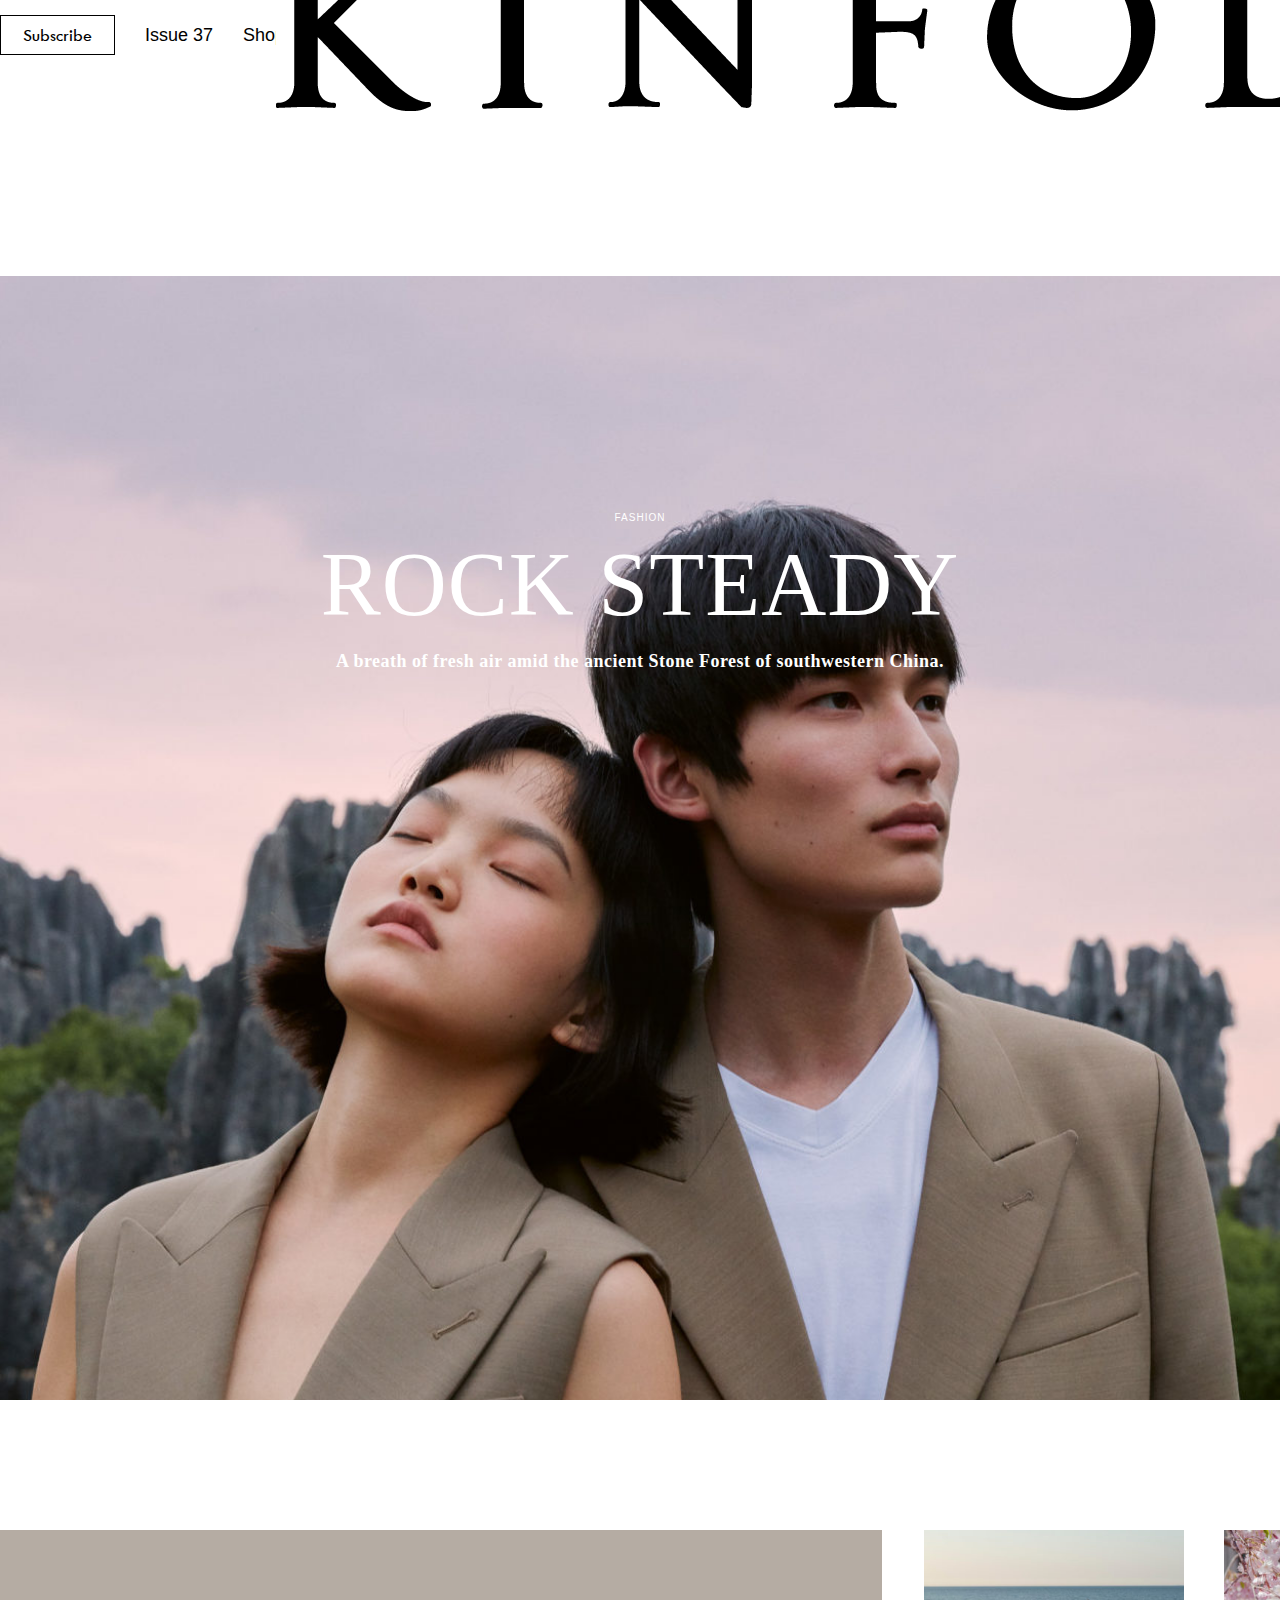
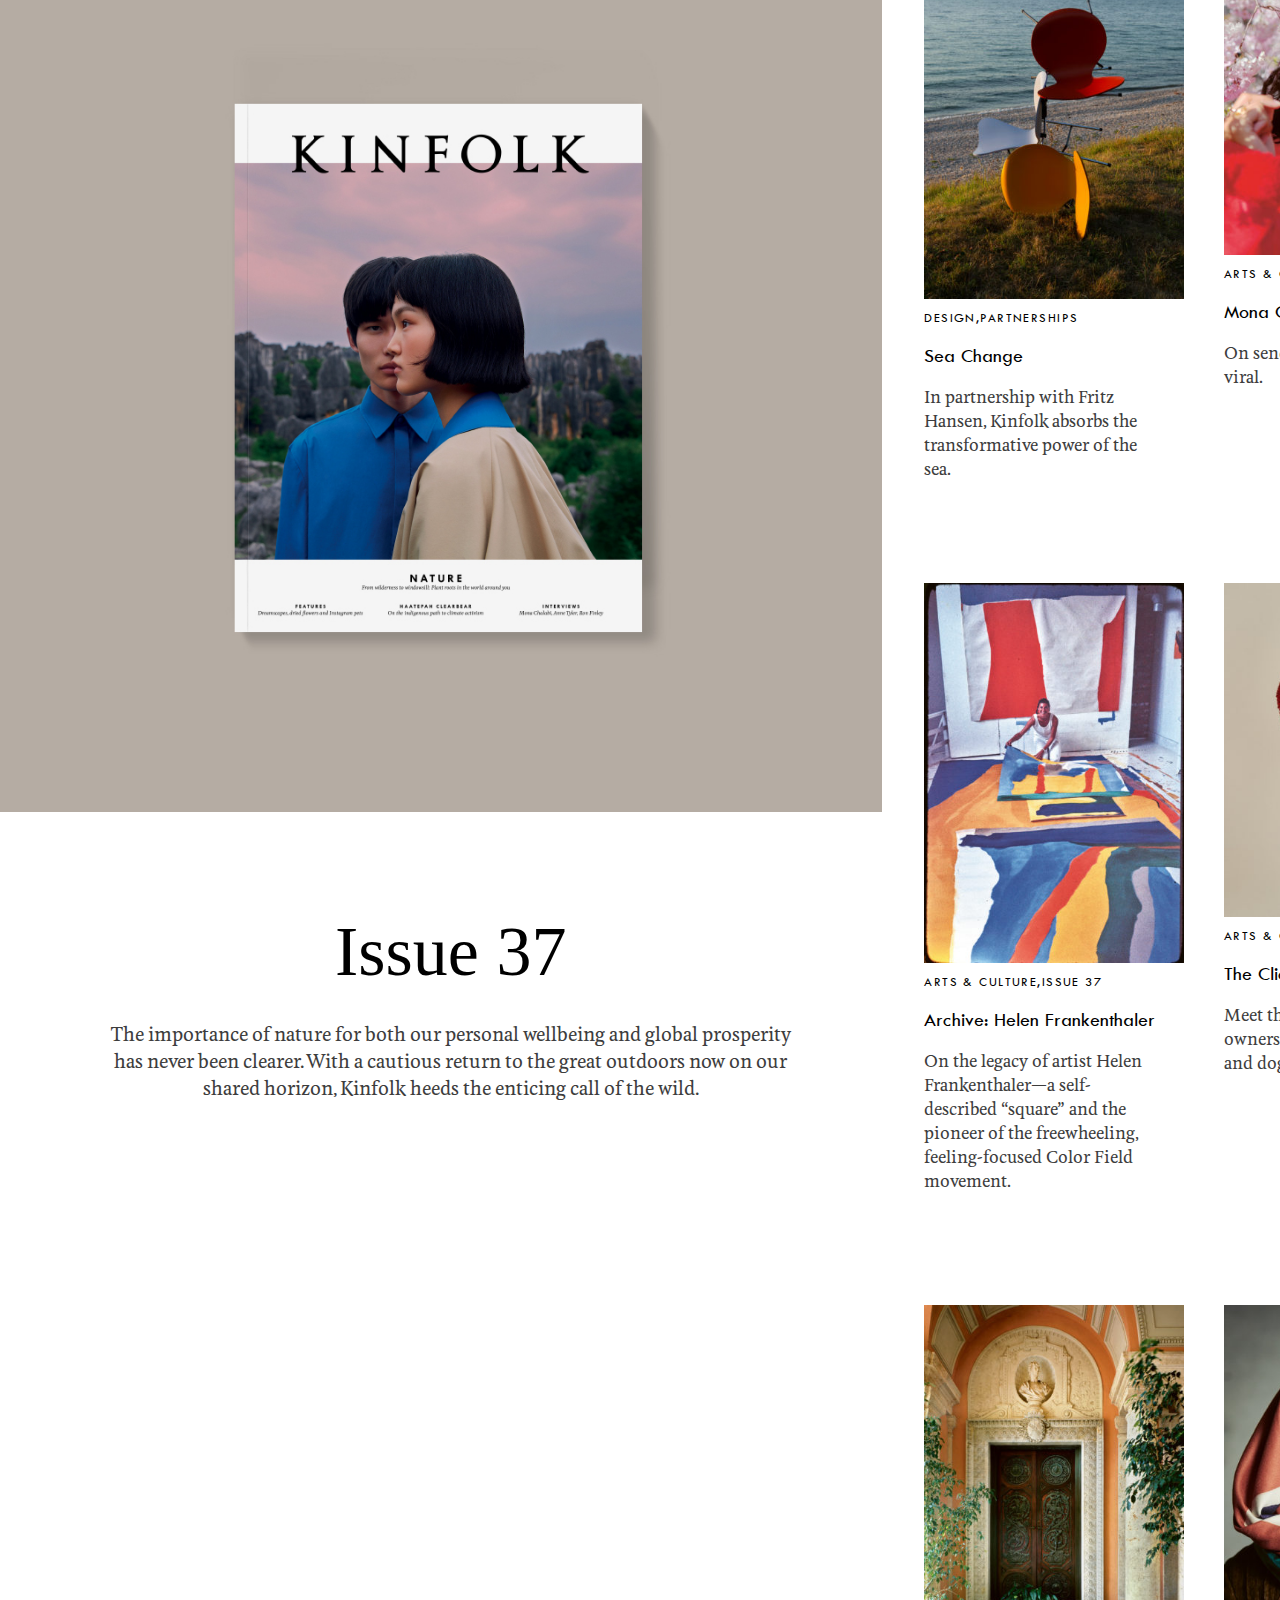
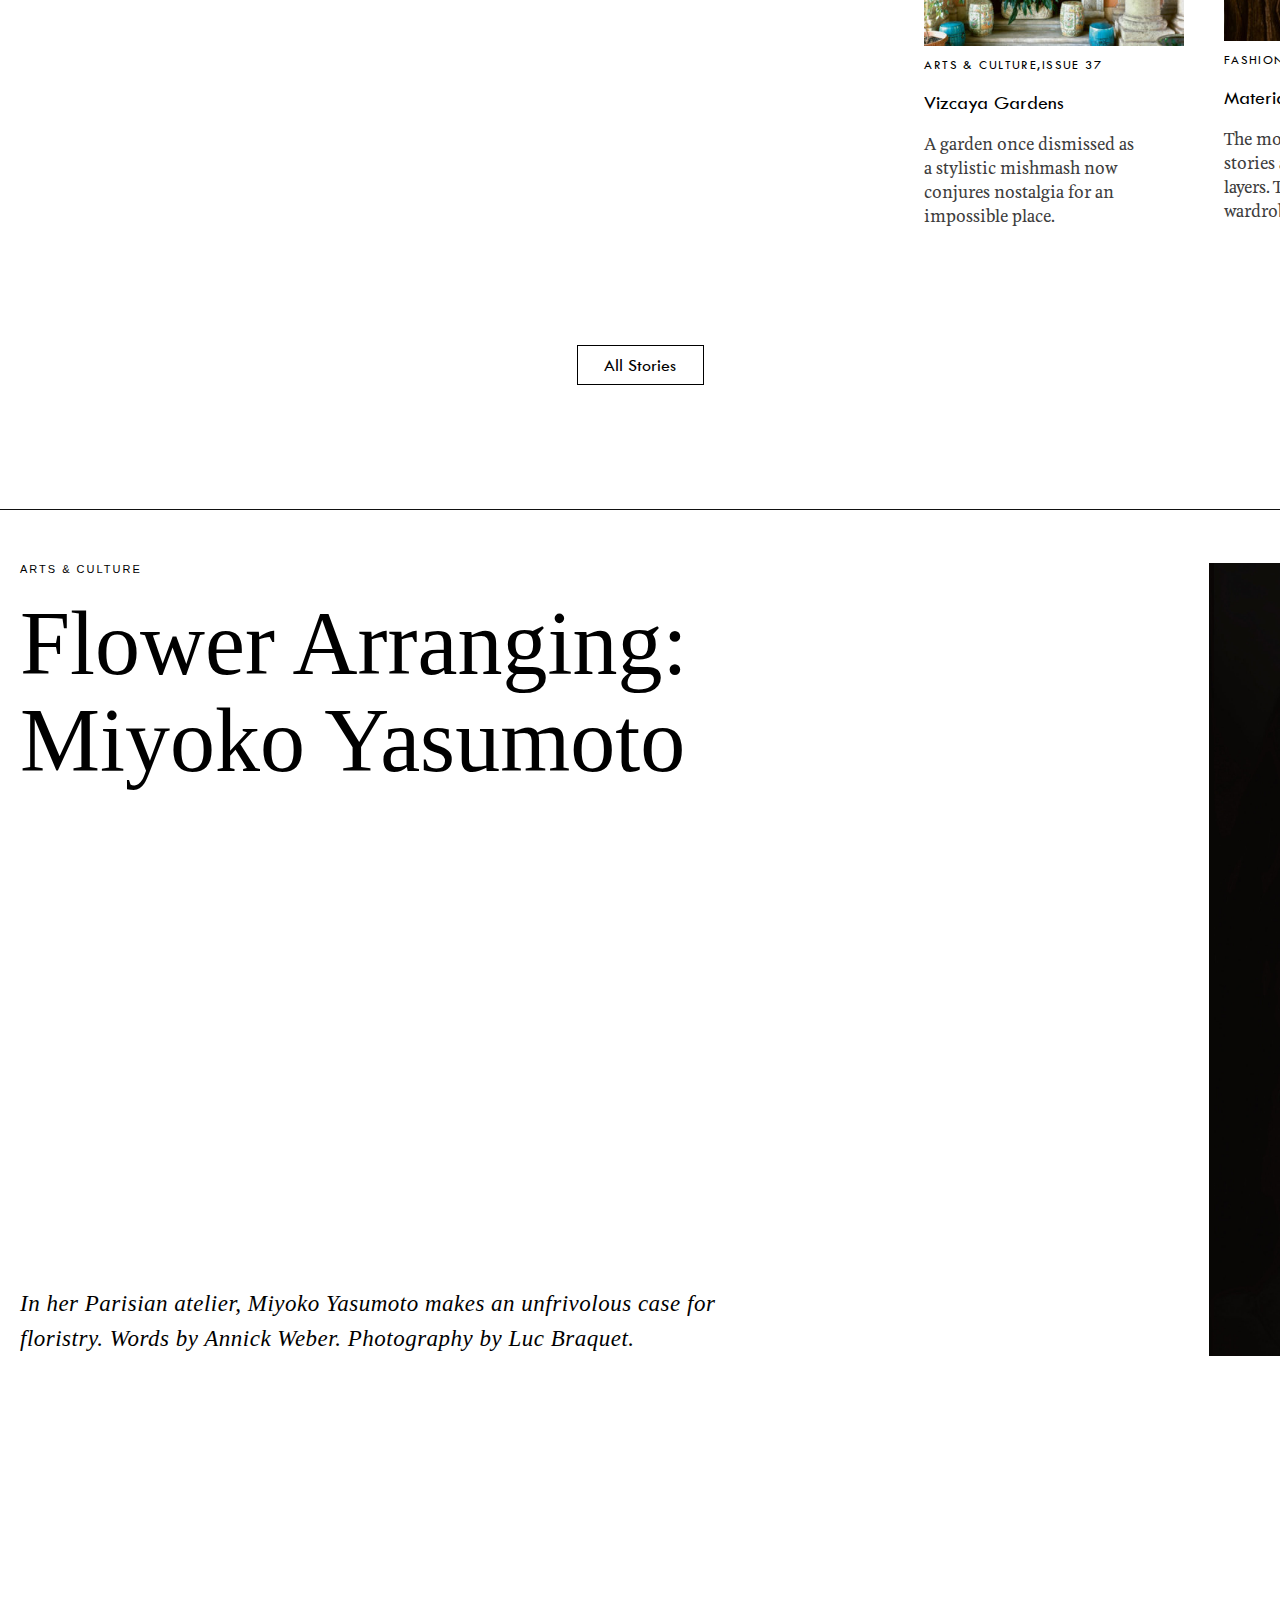
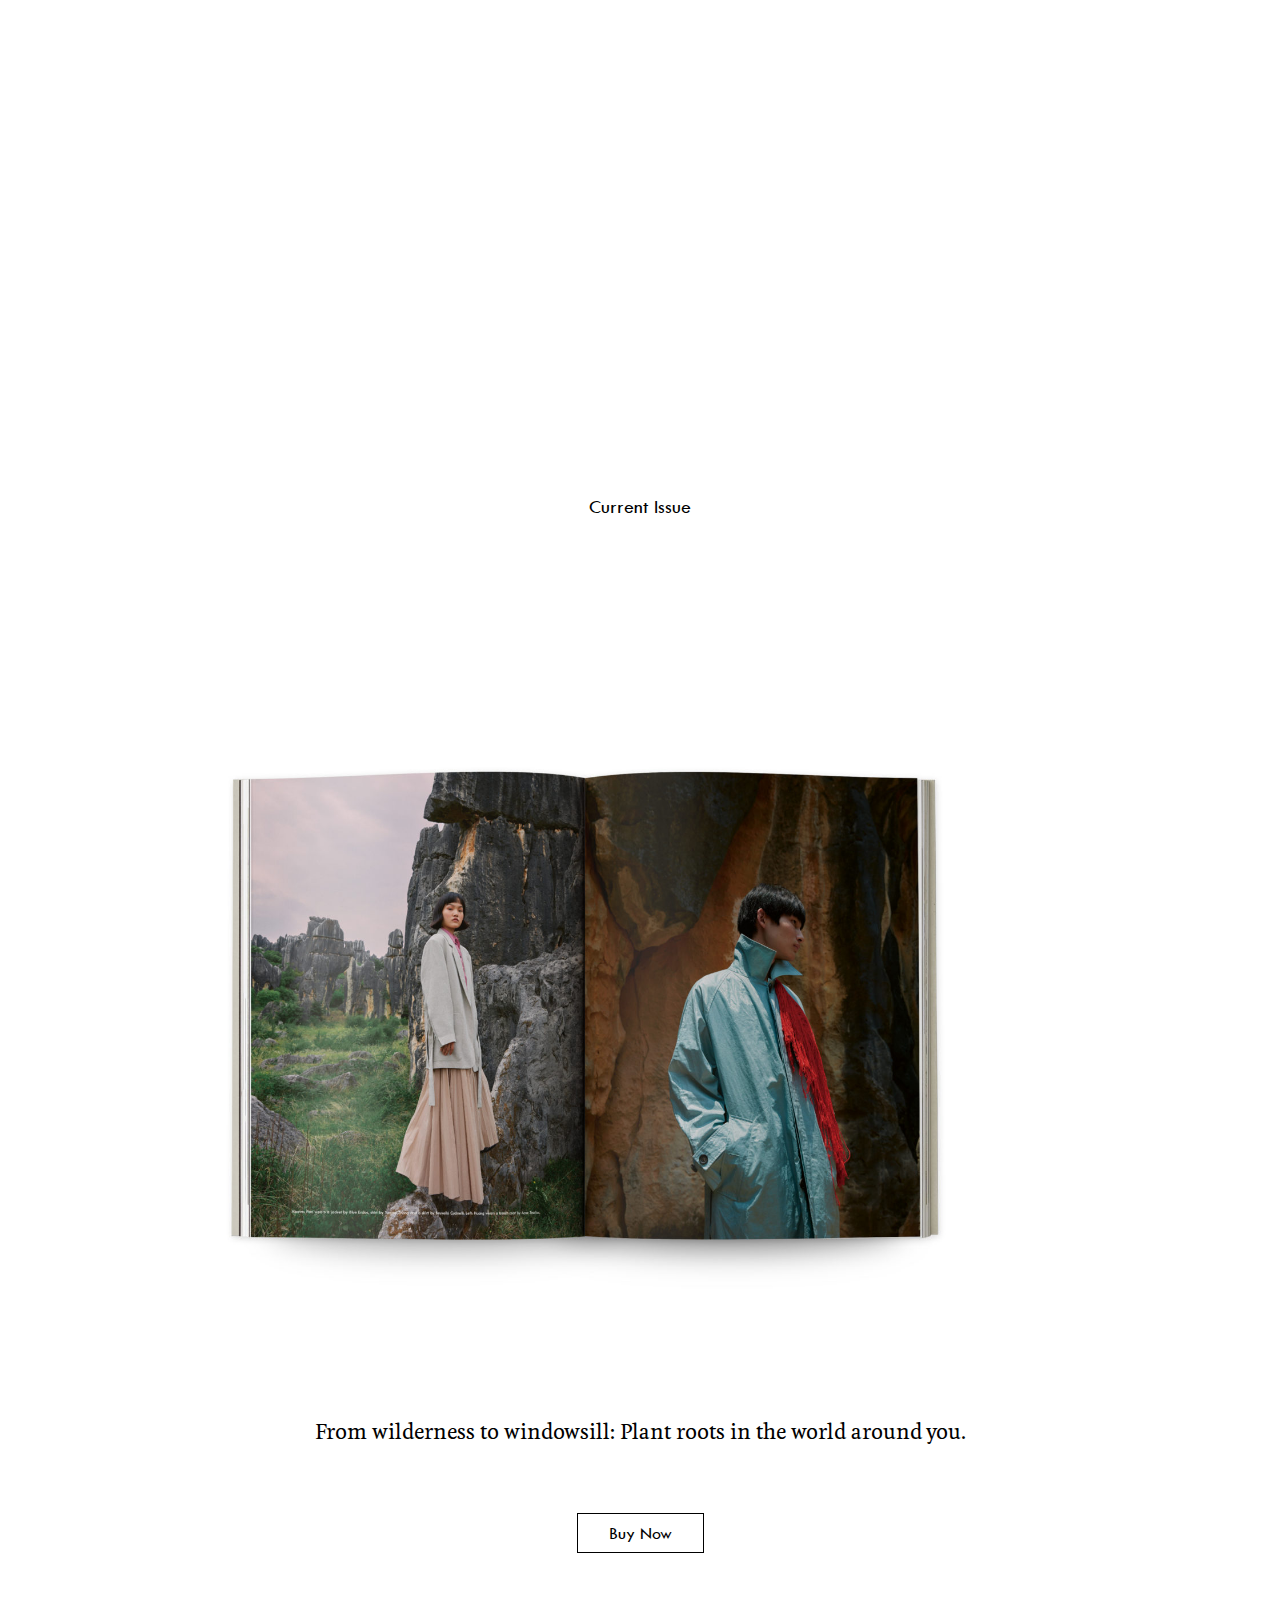
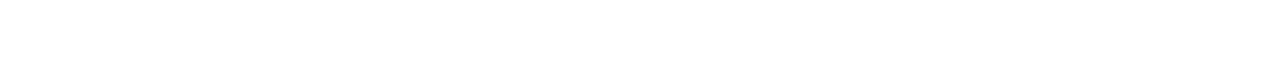
<file: index0.html>
<html lang="en">
<head>
    <meta charset="UTF-8">
   <meta name="viewport" content="width=device-width, initial-scale=1.0">
   <meta name="description" content="With a cautious return to the great outdoors now on our shared horizon, Kinfolk heeds the enticing call of the wild.">
   <meta name="keywords" content="Magazine,Stories,Shop,About">
   <meta name="author" content="Kinfolk co.ltd">
    <title>Kinfolk_신지혜</title>
  
    <link rel="stylesheet" href="css/common.css">
    <link rel="stylesheet" href="css/index.css">
 
</head>
<body>
    <header>
      <section id="main_header">
          <div id="main_gnb_wrap">
            <div class="main_gnb">
                <ul>
                    <li><a href="" class="button">Subscribe</a></li>
                    <li><a href="">Issue 37</a></li>
                    <li><a href="">Shop</a></li>   
                </ul>
            </div>
            <div class="main_logo">
                <a href=""><img src="img/logo.png"></a>
            </div>
            <div class="main_menu_right">
                <a href=""><img src="img/serch.png"></a>
                <div class="gnb_burger">
                  <span></span>
                  <span></span>
                  <span></span>
                </div>
            </div>
        <!-- <use xlink:href="#search">
            <svg id="search" viewBox="0 0 13.3 14">
                <path class="st0" d="M13.1,12.7l-3-3c0.9-1,1.5-2.4,1.5-3.9C11.6,2.6,9,0,5.8,0C2.6,0,0,2.6,0,5.8c0,3.2,2.6,5.8,5.8,5.8
            c1.1,0,2.2-0.3,3.1-0.9l3,3.1c0.2,0.2,0.4,0.2,0.6,0.2c0.2,0,0.4-0.1,0.6-0.2C13.3,13.4,13.3,12.9,13.1,12.7L13.1,12.7z M1.6,5.8
            c0-2.3,1.9-4.2,4.2-4.2c2.3,0,4.2,1.9,4.2,4.2C10,8.1,8.1,10,5.8,10C3.5,10,1.6,8.1,1.6,5.8z"></path> 
            </svg>
        </use> -->
        </div>
      </section> 
    </header>
    <main>
        <seciton id="hero">
            <span>FASHION</span>
            <h1>ROCK STEADY</h1>
            <h3>A breath of fresh air amid the ancient Stone Forest of southwestern China.</h3>
        </seciton>
        <section class="column_container">
          <div class="column_wrap">
            <div class="column_left"><img src="img/K37_Product_Cover_Thumb.jpg">
           <h2>Issue 37</h2>
           <p>The importance of nature for both our personal wellbeing and global prosperity has never been clearer. With a cautious return to the great outdoors now on our shared horizon, Kinfolk heeds the enticing call of the wild.</p></div>
            <div class="column_group">
              <ul>
                  <li>
                   <a href="">
                       <figure><img src="img/KinfolkFritzHansen_TherkildsenT_200815_2027_preview-350x497.jpg"></figure>
                      <h3>DESIGN,PARTNERSHIPS</h3>
                      <h2>Sea Change</h2>
                      <p>In partnership with Fritz Hansen, Kinfolk absorbs the transformative power of the sea.</p>
                  </a>
                 </li>
                 <li>
                  <a href="">
                      <figure><img src="img/Mona_Chalabi_01-350x438.jpg"></figure>
                     <h3>ARTS & CULTURE,ISSUE 37</h3>
                     <h2>Mona Chalabi</h2>
                     <p>On sending spreadsheets viral.</p>
                 </a>
                </li>
                <li>
                  <a href="">
                      <figure><img src="img/Ron_Finley_TheKinfolkGarden_01-350x478.jpg"></figure>
                     <h3>ARTS & CULTURE,ISSUE 37</h3>
                     <h2>Ron Finley</h2>
                     <p>An exclusive excerpt from our forthcoming book, <i>The Kinfolk Garden</i>.</p>
                 </a>
                </li>
                  
              </ul>
  
  
              <ul>
                  <li>
                   <a href="">
                       <figure><img src="img/Archive_HelenFrankenthaler_01-350x511.jpg"></figure>
                      <h3>ARTS & CULTURE,ISSUE 37</h3>
                      <h2>Archive: Helen Frankenthaler</h2>
                      <p>On the legacy of artist Helen Frankenthaler—a self-described “square” and the pioneer of the freewheeling, feeling-focused Color Field movement.</p>
                  </a>
                 </li>
                 <li>
                  <a href="">
                      <figure><img src="img/The_Click_Farm_01-350x450.jpg"></figure>
                     <h3>ARTS & CULTURE,FASHION,ISSUE 37</h3>
                     <h2>The Click Farm</h2>
                     <p>Meet the influencers, and owners, fighting like cats and dogs for your likes.</p>
                 </a>
                </li>
                <li>
                  <a href="">
                      <figure><img src="img/Haatepah_Clearbear_01-350x525.jpg"></figure>
                     <h3>ARTS & CULTURE,ISSUE 37</h3>
                     <h2>Haatepah Clearbear</h2>
                     <p>First, Haatepah Clearbear learned about his past. Now the young model is using that knowledge to advocate for Native American futures—and the planet.</p>
                 </a>
                </li>
                  
              </ul>
  
  
              <ul>
                  <li>
                   <a href="">
                       <figure><img src="img/Vizcaya_Gardens_02-350x459.jpg"></figure>
                      <h3>ARTS & CULTURE,ISSUE 37</h3>
                      <h2>Vizcaya Gardens</h2>
                      <p>A garden once dismissed as a stylistic mishmash now conjures nostalgia for an impossible place.</p>
                  </a>
                 </li>
                 <li>
                  <a href="">
                      <figure><img src="img/Material_Girl_01-350x452.jpg"></figure>
                     <h3>FASHION,ISSUE 37</h3>
                     <h2>Material Girl</h2>
                     <p>The most interesting people, stories and haircuts all have layers. This fall, so does your wardrobe.</p>
                 </a>
                </li>
                <li>
                  <a href="">
                      <figure><img src="img/Rendered_Impossible_04-350x222.jpg"></figure>
                     <h3>ARTS & CULTURE,ISSUE 37</h3>
                     <h2>Rendered Impossible</h2>
                     <p>Those who can only dream of the great outdoors may as well have some fun while doing it.</p>
                 </a>
                </li>
                  
              </ul>
  
            </div>
          </div>
          <div><a href="" class="button">All Stories</a></div>
        </section>
        <section class="about_people_container">
          <div class="about_people_wrap">
             <div class="about_people_text">
               <div><span>ARTS & CULTURE</span>
               <h1>Flower Arranging: <br>Miyoko Yasumoto</h1>
               </div>
               <div>
               <p><i>In her Parisian atelier, Miyoko Yasumoto makes an unfrivolous case for <br>floristry.  Words by Annick Weber.  Photography by Luc Braquet.</i></p>
               </div>
             </div>
             <div class="about_people_img">
                <figure><img src="img/FlowerArranging_MiyokoYasumoto_02-2000x2583.jpg"></figure>
             </div>
          </div>

        </section>
        <section class="Mitchell_container">
        </section>
        <seciton class="currentissue_container">
             <h2>Current Issue</h2>
             <div class="currentissue_magazine">
                 <ul>
                     <li><a href=""><figure><img src="img/K37_SpreadSliders_2020_009-2048x1365.jpg"></figure></a></li>
                     <li><a href=""><figure><img src="img/K37_SpreadSliders_2020_001-2048x1365.jpg"></figure></a></li>
                     <li><a href=""><figure><img src="img/K37_SpreadSliders_2020_002-2048x1365.jpg"></figure></a></li>
                 </ul>
             </div>
            <p>From wilderness to windowsill: Plant roots in the world around you.</p>
            <a href="" class="button">Buy Now</a>
        </seciton>
        <seciton class="hwa">

        </seciton>
    </main>
    <footer>

    </footer>
</body>
</html>
</file>
<file: css/common.css>
/*작은글씨 산세리프*/
@font-face {font-family: "Tw Cen W01 Medium";
    src: 
    url("../font/c862d8098ce50a7dc042ebbb9b94bbc8.woff2") format("woff2"),
    url("../font/c862d8098ce50a7dc042ebbb9b94bbc8.woff") format("woff"), 
    url("../font/c862d8098ce50a7dc042ebbb9b94bbc8.svg Cen W01 Medium") format("svg");
  }
/* 내부 작은글씨 세리프  */
@font-face {font-family:"Feijoa";
    src: 
    url("../font/Feijoa-Medium.woff") format("woff")}

/* 내부 작은글씨 세리프 이탤릭  */
@font-face {font-family:"FeijoaMediumItalic";
        src: 
        url("../font/Feijoa-Medium-Italic.woff") format("woff")}

/*큰글씨 세리프 font-family: 'Lustria', serif;*/
@import url('https://fonts.googleapis.com/css2?family=Lustria&display=swap');



*{margin:0;padding:0;}
*, *:before, *:after {box-sizing: border-box;}
body{background:#fff;-webkit-font-smoothing: antialiased;}

li{list-style:none}
h1{font-family:'Lustria', serif;}
h2, h3{font-family:'Tw Cen W01 Medium', sans-serif;font-style:normal;font-weight:normal;color:rgb(0,0,0);white-space: nowrap;}
p{color:rgb(61, 61, 61);font-family:'Feijoa', serif ;font-weight:normal;line-height: 1.5em;}
h3{font-size: 13px;letter-spacing: 1.43px;white-space: nowrap;}


/* 링크스타일 */

a{text-decoration:none;}
a:link , a:visited {color:rgb(0,0,0);}
a:hover{color:rgb(0,0,0);text-decoration:none;cursor: pointer;}
a:active{color:#111;text-decoration:none;}

/* 버튼스타일 */
.button{font-family:'Tw Cen W01 Medium', sans-serif;font-size:18px;letter-spacing: none;white-space: nowrap;}
.button:hover{background:#111;color:white;transition:all 0.5s}
</file>
<file: css/index.css>
body{background:#fff}
*, *:before, *:after {box-sizing: border-box;}


/* gnb */
#main_header{width:100%;background:#fff;position: fixed;z-index: 9999999;height:276px;transition: 0.3s;}
#main_gnb_wrap{width:1803px;height:70px;margin:0 auto;display:flex;justify-content: space-between;font-family:'Josefin Sans', sans-serif;font-weight: 400;}
.main_gnb{font-size:18px;-webkit-font-smoothing: antialiased;}
.main_gnb ul{display:flex;height:70px;align-items: center;}
.main_gnb ul li{margin-right:30px}

.button{border:1px solid #000;padding:9.5px 22px}

.main_logo{background:#fff;display:flex;align-items: center;margin-left:-220px}
/* .main_logo img{width:170px;} */



#main_logo_img{transition: 0.2s;margin:0 auto;padding-top:430px;display: flex;}
.marin_logo_po{width:1030px}
.marin_logo_po2{padding-top:0px;width:170px}







.main_menu_right{display:flex;align-items: center;}
.main_menu_right img{width:33px;height:25px}


.gnb_burger{cursor: pointer;height: 17px;width: 36px;display:flex;justify-content: space-between;flex-direction: column;margin-left:30px}
.gnb_burger span{content: '';height: 3px;width: 100%;background-color: #000;display: block;}


/* hero */
#hero {display: flex;flex-direction: column;align-items: center;height:1400px;width:100%;background:url(../img/Rock_Steady_01-2048x1365.jpg)no-repeat center 250px;background-size:cover;color:#fff;margin-bottom:130px}
#hero span{font-family:'Josefin Sans', sans-serif;font-size:10px;letter-spacing: 1px;padding-top:40%}
#hero h1{font-family: 'Lustria', serif;font-size:90px;font-weight: normal;padding:10px 0 15px;letter-spacing: 1px;}
#hero h3{font-family:'Nanum Myeongjo', serif;font-size:18px;font-weight:bold;color:#fff;letter-spacing: 0.5px;}
#hero::after{content: ' ';display: table;}

/* column_부분 */
.column_wrap{width:1803px;clear: both;margin: 0px auto;box-sizing:border-box;display: flex;justify-content: space-between;}
.column_wrap::after{content: ' ';display: table;}
.column_left{width:50%}
.column_left img{width:882px;height:882px}
.column_left h2{font-family:'Lustria', serif;font-size:70px;text-align: center;margin:100px 0 30px}
.column_left p{width:705px;font-size:18px;text-align: center;margin:0 auto}

.column_group{width:50%;margin-bottom:15px;padding-left: 3px;}
.column_group ul{display:flex;margin-bottom:100px;justify-content: space-around;}
.column_group ul li{width:260px;padding-right:40px}
.column_group ul li:last-child{padding-right:20px}
.column_group figure img{width:260px;margin-bottom:12px}
.column_group h2{font-size:20px;padding:20px 0}

.column_container .button{width:127px;margin:0 auto;text-align: center;display:block;box-sizing: border-box;}

.column_container{padding-bottom:124px;}


/* about_people */

.about_people_wrap{width:1843px;margin: 0px auto;display:flex;justify-content: space-between;padding:53px 20px 130px;border-top:1px solid #111;}
.about_people_img img{width:614px}
.about_people_text{display:flex;flex-direction: column;justify-content: space-between;}
.about_people_text h1{font-size:90px;line-height:97.2px;font-weight: normal;}
.about_people_text h3{padding-bottom:20px}
.about_people_text span{font-size:11px;font-family:'Josefin Sans', sans-serif;letter-spacing:2px;padding-bottom:20px;display:block}
.about_people_text p{color:#000;font-size:23px;font-family: 'Neuton', serif;-webkit-font-smoothing: antialiased;letter-spacing:0.5px;font-weight: normal;}


/* Mitchell Gold+Bob William */
.Mitchell_container{width:100%;height:480px;background:url(../img/MGBW_KINFOLK_BANNER_updated2-copy-2000x1250.jpg)no-repeat fixed;background-size: cover;margin-bottom:130px}




/* current issue */
.currentissue_container{padding-bottom:124px}
.currentissue_container .button{display:block;margin:0 auto 124px;width:127px;text-align:center}
.currentissue_container h2{text-align: center;font-size:20px;margin-bottom:100px;letter-spacing:none;}
.currentissue_container img{height:780px}
.currentissue_container p{font-size:20px;color:#000;text-align: center;margin-bottom:65px}




  .currentissue_magazine {
    font-family:Arial;
    width:100%;
    display:block;
    margin:0 auto;
    height:800px;
    overflow: hidden;
  }
  .slider{display:flex;justify-content: center;}
</file>
